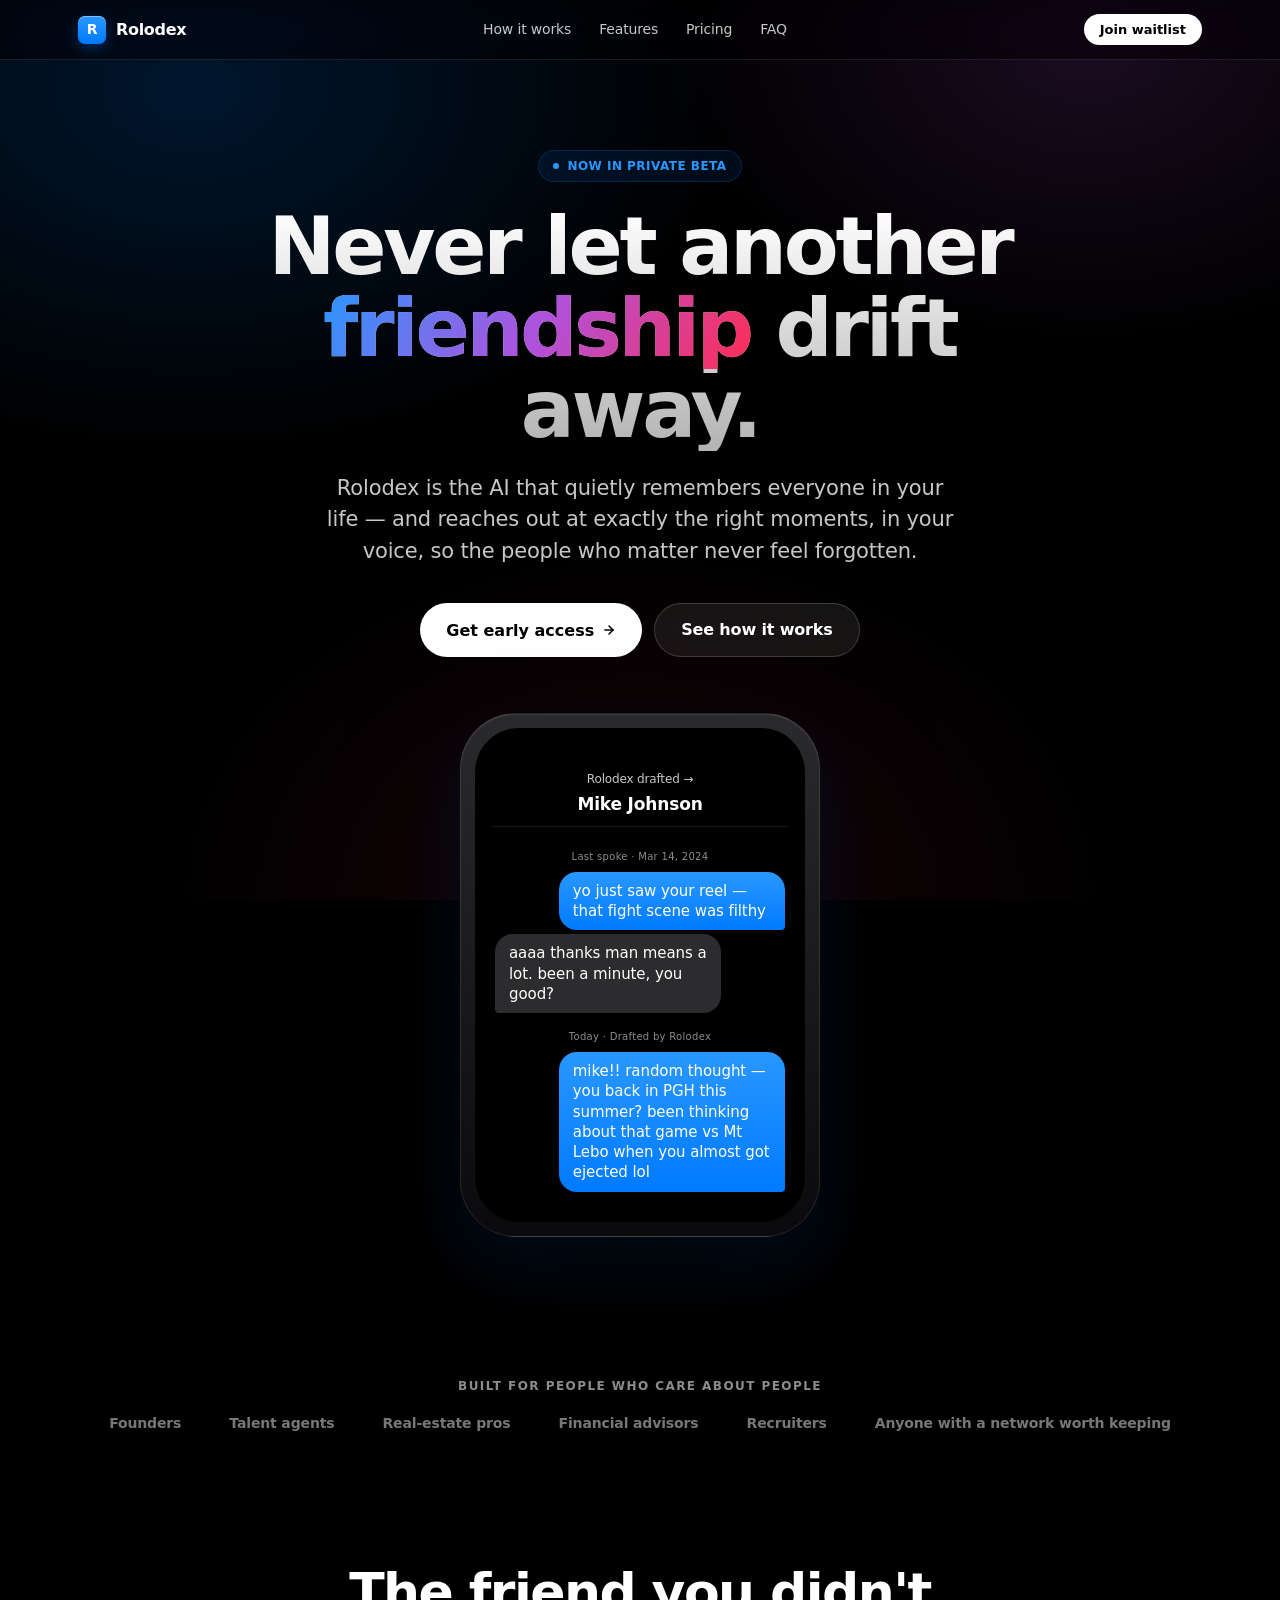
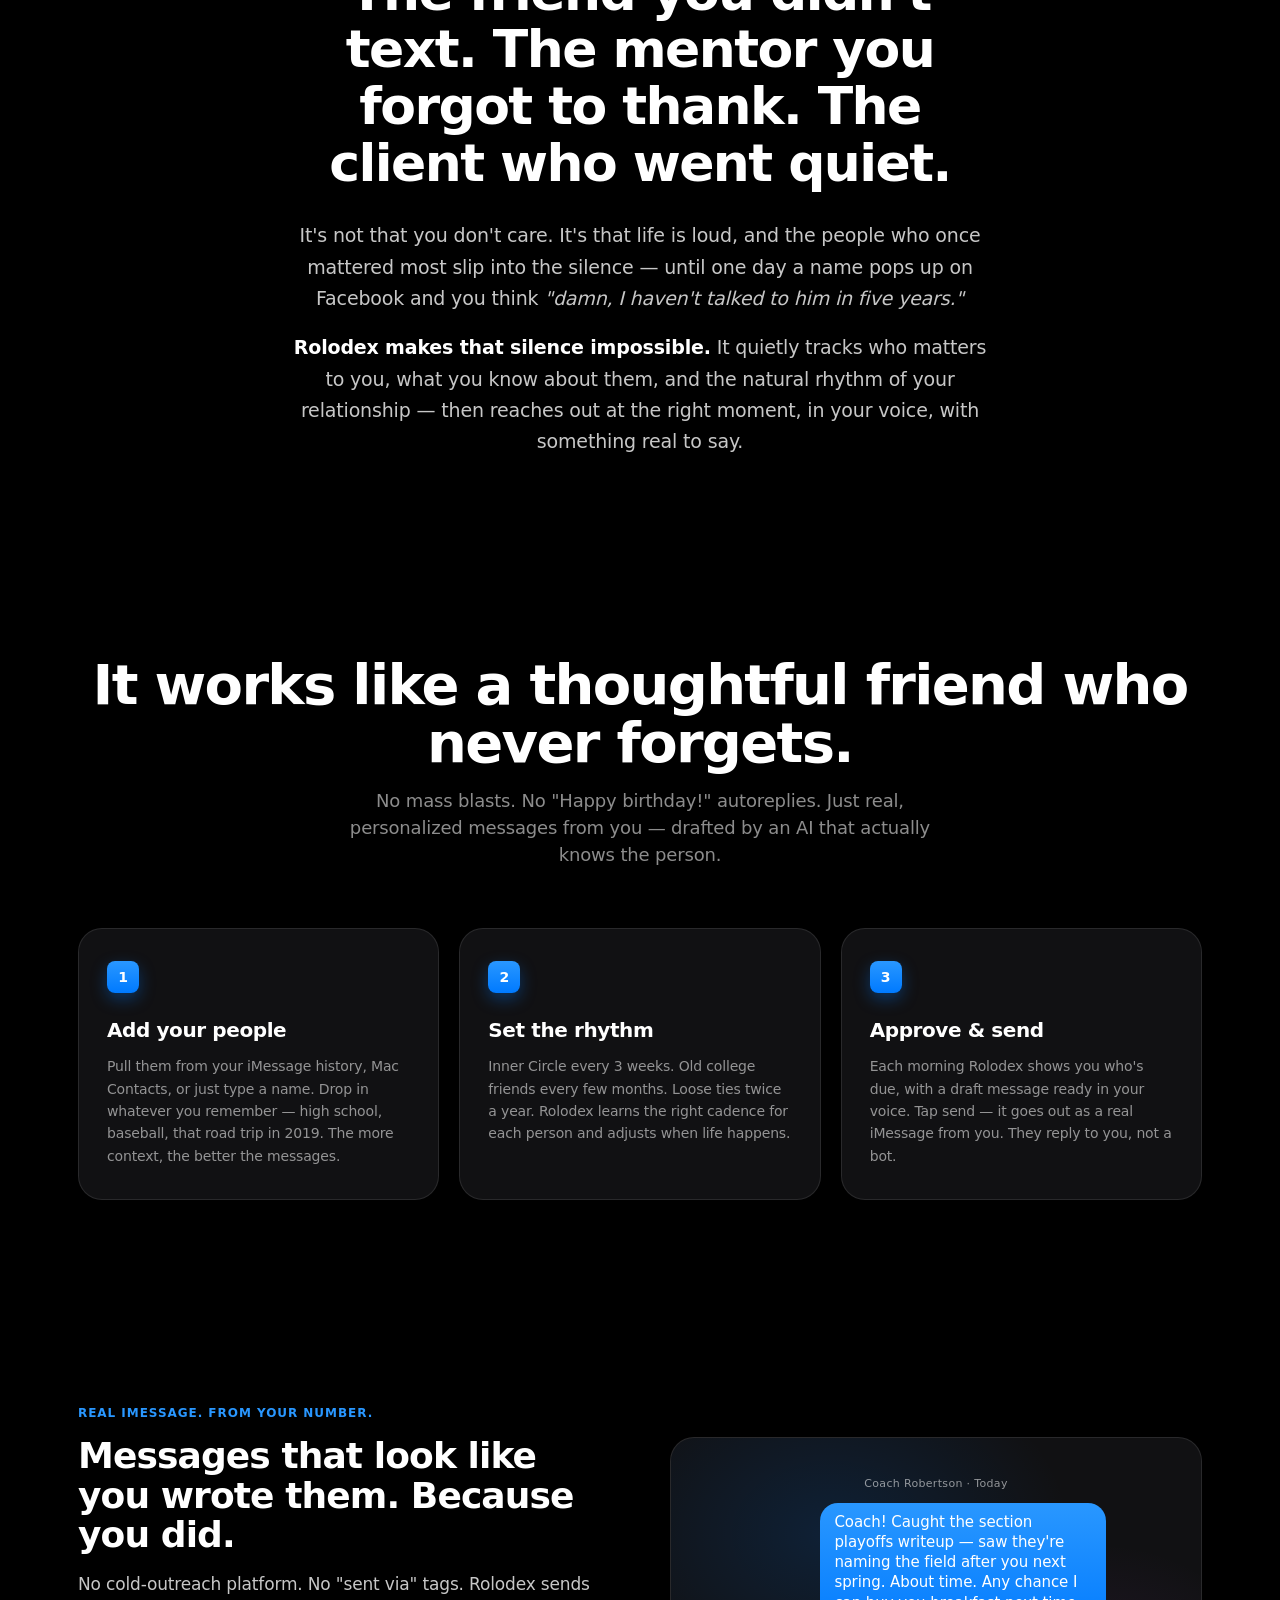
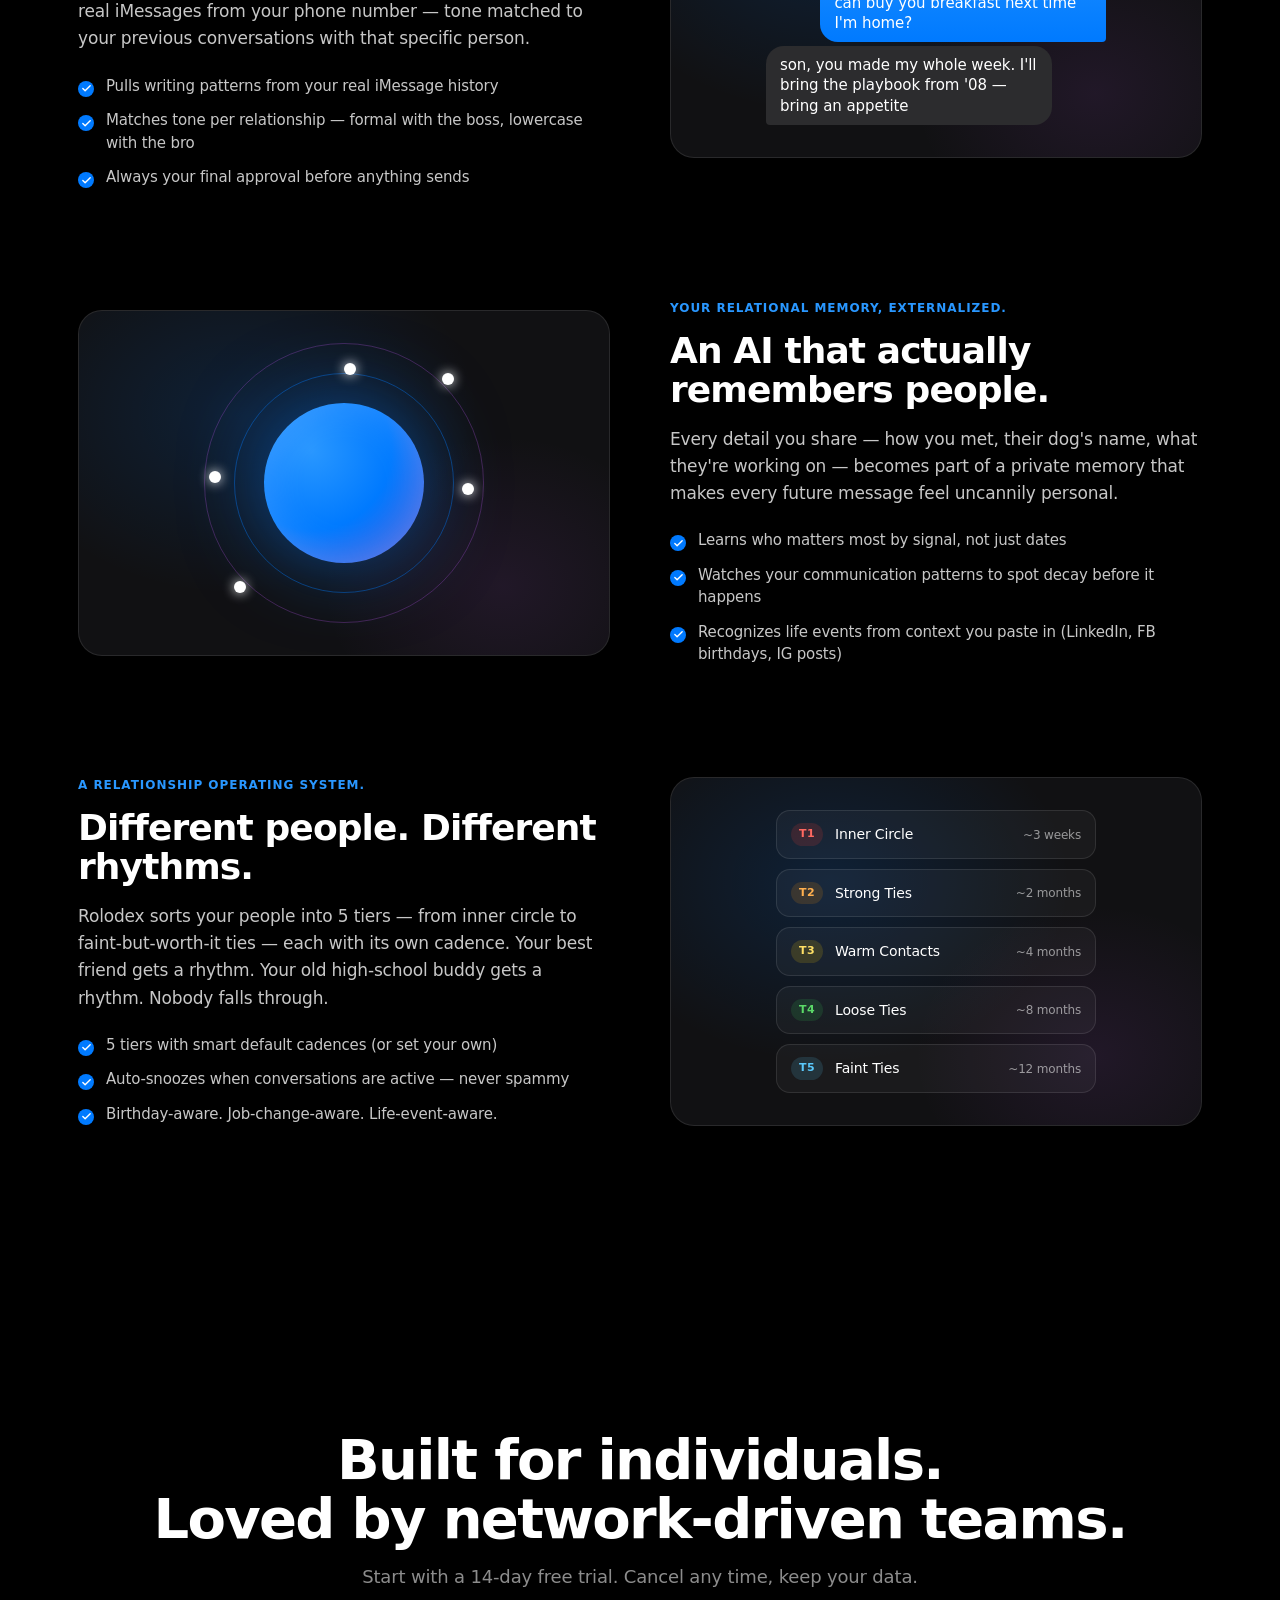
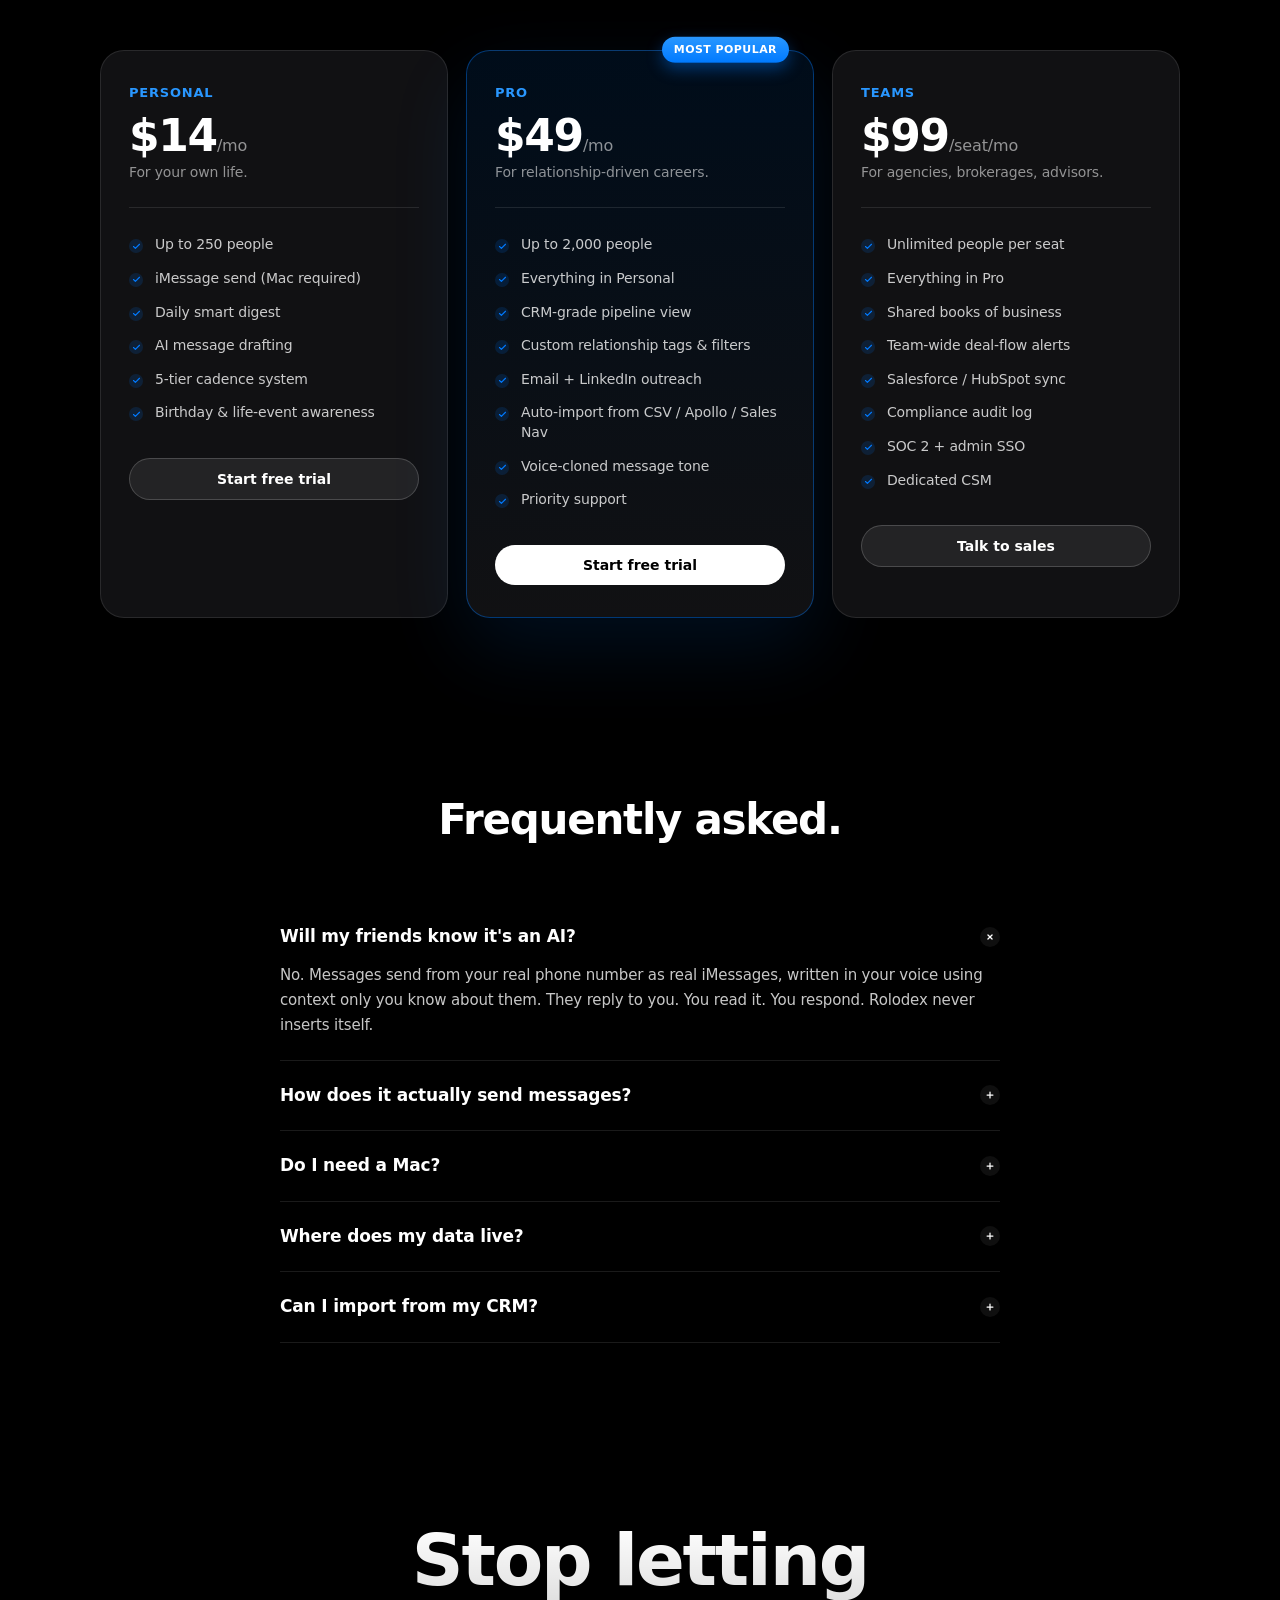
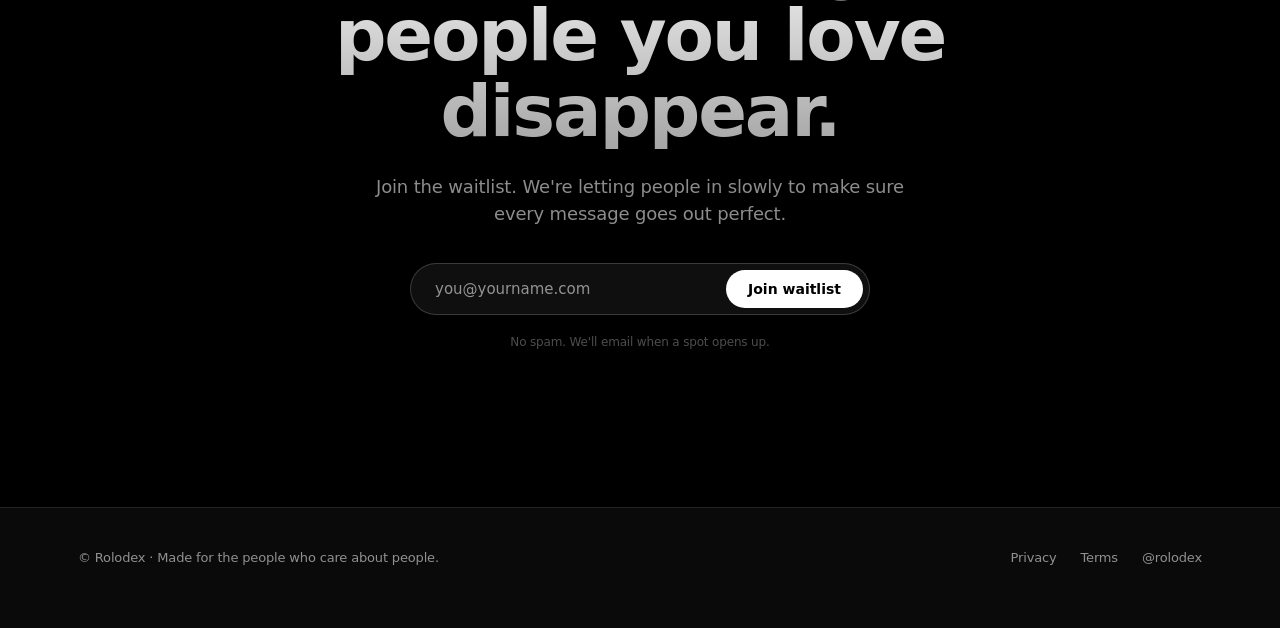
<file: landing.html>
<!DOCTYPE html>
<html lang="en">
<head>
  <meta charset="UTF-8">
  <meta name="viewport" content="width=device-width, initial-scale=1.0">
  <meta name="theme-color" content="#000000">
  <title>Rolodex — Never lose touch again.</title>
  <meta name="description" content="The AI that keeps your people close. Rolodex remembers everyone in your life and reaches out at exactly the right moments — so relationships don't drift away.">
  <style>
    :root {
      --imsg-blue: #007AFF;
      --imsg-blue-light: #2997FF;
      --imsg-bubble-grad: linear-gradient(180deg, #2997FF 0%, #007AFF 100%);
      --bubble-gray: #E9E9EB;
      --bg: #000000;
      --bg-elev: #0a0a0a;
      --bg-card: #111113;
      --text: #ffffff;
      --text-2: rgba(255,255,255,0.78);
      --text-3: rgba(255,255,255,0.55);
      --text-4: rgba(255,255,255,0.30);
      --separator: rgba(255,255,255,0.10);
      --separator-strong: rgba(255,255,255,0.18);
      --accent-purple: #AF52DE;
      --accent-pink: #FF2D55;
      --accent-green: #34C759;
      --accent-orange: #FF9500;

      --ease-out-quint: cubic-bezier(0.22, 1, 0.36, 1);
      --ease-spring: cubic-bezier(0.34, 1.56, 0.64, 1);
    }

    *, *::before, *::after { box-sizing: border-box; margin: 0; padding: 0; }

    html { scroll-behavior: smooth; }

    body {
      font-family: -apple-system, BlinkMacSystemFont, "SF Pro Display", "SF Pro Text", "Helvetica Neue", system-ui, sans-serif;
      background: var(--bg);
      color: var(--text);
      line-height: 1.5;
      letter-spacing: -0.01em;
      -webkit-font-smoothing: antialiased;
      -moz-osx-font-smoothing: grayscale;
      overflow-x: hidden;
    }

    a { color: inherit; text-decoration: none; }
    button { font-family: inherit; cursor: pointer; }

    /* ======= Mesh gradient background ======= */
    body::before {
      content: "";
      position: fixed;
      inset: 0;
      pointer-events: none;
      z-index: 0;
      background:
        radial-gradient(900px 600px at 15% 10%, rgba(0,122,255,0.18), transparent 60%),
        radial-gradient(700px 500px at 85% 5%, rgba(175,82,222,0.15), transparent 60%),
        radial-gradient(800px 600px at 50% 100%, rgba(255,45,85,0.10), transparent 60%);
    }

    /* ======= Nav ======= */
    .nav {
      position: sticky;
      top: 0;
      z-index: 50;
      backdrop-filter: saturate(180%) blur(20px);
      -webkit-backdrop-filter: saturate(180%) blur(20px);
      background: rgba(0,0,0,0.55);
      border-bottom: 1px solid var(--separator);
    }

    .nav-inner {
      max-width: 1180px;
      margin: 0 auto;
      padding: 14px 28px;
      display: flex;
      align-items: center;
      justify-content: space-between;
    }

    .brand {
      display: flex; align-items: center; gap: 10px;
      font-weight: 600;
      letter-spacing: -0.02em;
    }

    .brand-mark {
      width: 28px; height: 28px;
      border-radius: 7px;
      background: var(--imsg-bubble-grad);
      display: grid; place-items: center;
      color: white; font-weight: 700;
      font-size: 14px;
      box-shadow: inset 0 1px 0 rgba(255,255,255,0.4), 0 4px 12px rgba(0,122,255,0.3);
    }

    .nav-links {
      display: flex; gap: 28px;
      font-size: 14px;
      font-weight: 500;
    }
    .nav-links a { color: var(--text-2); transition: color 0.2s; }
    .nav-links a:hover { color: var(--text); }

    .nav-cta {
      background: white;
      color: black;
      padding: 8px 16px;
      border-radius: 980px;
      font-size: 13px;
      font-weight: 600;
      border: none;
      transition: transform 0.15s var(--ease-out-quint);
    }
    .nav-cta:hover { transform: scale(1.04); }

    /* ======= Section base ======= */
    section { position: relative; z-index: 1; }

    .container {
      max-width: 1180px;
      margin: 0 auto;
      padding: 0 28px;
    }

    /* ======= HERO ======= */
    .hero {
      padding: 90px 0 80px;
      text-align: center;
    }

    .eyebrow {
      display: inline-flex;
      align-items: center;
      gap: 8px;
      font-size: 12px;
      font-weight: 600;
      color: var(--imsg-blue-light);
      background: rgba(0,122,255,0.10);
      border: 1px solid rgba(0,122,255,0.22);
      padding: 6px 14px;
      border-radius: 980px;
      letter-spacing: 0.04em;
      text-transform: uppercase;
      margin-bottom: 24px;
    }
    .eyebrow .dot {
      width: 6px; height: 6px;
      border-radius: 50%;
      background: var(--imsg-blue-light);
      box-shadow: 0 0 0 0 rgba(41,151,255,0.6);
      animation: pulseBlue 2s infinite;
    }
    @keyframes pulseBlue {
      0%,100% { box-shadow: 0 0 0 0 rgba(41,151,255,0.6); }
      50% { box-shadow: 0 0 0 6px rgba(41,151,255,0); }
    }

    .hero h1 {
      font-size: clamp(44px, 7vw, 80px);
      font-weight: 700;
      letter-spacing: -0.04em;
      line-height: 1.02;
      max-width: 14ch;
      margin: 0 auto 22px;
      background: linear-gradient(180deg, #ffffff 0%, rgba(255,255,255,0.7) 100%);
      -webkit-background-clip: text;
      background-clip: text;
      -webkit-text-fill-color: transparent;
    }

    .hero .accent {
      background: linear-gradient(120deg, #2997FF 0%, #AF52DE 50%, #FF2D55 100%);
      -webkit-background-clip: text;
      background-clip: text;
      -webkit-text-fill-color: transparent;
      display: inline-block;
    }

    .hero p.lede {
      font-size: clamp(17px, 1.8vw, 21px);
      color: var(--text-2);
      max-width: 640px;
      margin: 0 auto 36px;
      line-height: 1.5;
    }

    .hero-actions {
      display: flex;
      gap: 12px;
      justify-content: center;
      flex-wrap: wrap;
      margin-bottom: 56px;
    }

    .btn-primary-lg {
      background: white;
      color: black;
      padding: 14px 26px;
      border-radius: 980px;
      font-size: 16px;
      font-weight: 600;
      border: none;
      transition: all 0.2s var(--ease-out-quint);
      display: inline-flex;
      align-items: center;
      gap: 8px;
    }
    .btn-primary-lg:hover { transform: translateY(-2px); box-shadow: 0 12px 32px rgba(255,255,255,0.15); }

    .btn-secondary-lg {
      background: rgba(255,255,255,0.08);
      color: white;
      padding: 14px 26px;
      border-radius: 980px;
      font-size: 16px;
      font-weight: 600;
      border: 1px solid var(--separator-strong);
      transition: all 0.2s var(--ease-out-quint);
      display: inline-flex;
      align-items: center;
      gap: 8px;
      backdrop-filter: blur(12px);
    }
    .btn-secondary-lg:hover { background: rgba(255,255,255,0.12); }

    /* ======= Hero phone mockup ======= */
    .phone-wrap {
      position: relative;
      max-width: 360px;
      margin: 0 auto;
      padding: 14px;
      background: linear-gradient(180deg, #2a2a2c, #0a0a0c);
      border-radius: 56px;
      border: 1px solid rgba(255,255,255,0.10);
      box-shadow:
        0 60px 120px rgba(0,0,0,0.6),
        0 30px 60px rgba(0,122,255,0.15),
        inset 0 1px 0 rgba(255,255,255,0.08);
    }

    .phone {
      background: #000;
      border-radius: 44px;
      padding: 28px 16px 20px;
      position: relative;
      overflow: hidden;
    }

    .notch {
      position: absolute;
      top: 8px; left: 50%;
      transform: translateX(-50%);
      width: 110px; height: 28px;
      background: #000;
      border-radius: 980px;
      z-index: 2;
    }

    .phone-header {
      text-align: center;
      padding: 14px 0 8px;
      border-bottom: 1px solid rgba(255,255,255,0.08);
      margin-bottom: 14px;
    }
    .phone-name {
      font-size: 12px;
      color: var(--text-2);
      margin-bottom: 4px;
    }
    .phone-contact {
      font-size: 17px;
      font-weight: 600;
    }

    .phone-bubbles {
      display: flex;
      flex-direction: column;
      gap: 4px;
      padding: 0 4px 10px;
      text-align: left;
    }
    .ph-bubble {
      max-width: 78%;
      padding: 9px 14px;
      border-radius: 18px;
      font-size: 15px;
      line-height: 1.35;
      letter-spacing: -0.005em;
    }
    .ph-bubble.out {
      background: var(--imsg-bubble-grad);
      color: white;
      border-bottom-right-radius: 4px;
      align-self: flex-end;
    }
    .ph-bubble.in {
      background: #2c2c2e;
      color: white;
      border-bottom-left-radius: 4px;
      align-self: flex-start;
    }
    .ph-time {
      font-size: 10px;
      color: var(--text-3);
      text-align: center;
      margin: 8px 0 4px;
      letter-spacing: 0.03em;
    }

    /* ======= Logos / social proof ======= */
    .marquee {
      padding: 60px 0 30px;
      text-align: center;
    }
    .marquee p {
      font-size: 12px;
      color: var(--text-3);
      text-transform: uppercase;
      letter-spacing: 0.12em;
      font-weight: 600;
      margin-bottom: 18px;
    }
    .marquee-row {
      display: flex;
      gap: 48px;
      justify-content: center;
      flex-wrap: wrap;
      opacity: 0.6;
      font-weight: 600;
      font-size: 14px;
      letter-spacing: -0.01em;
    }
    .marquee-row span { color: var(--text-2); }

    /* ======= Story / problem ======= */
    .story {
      padding: 100px 0 80px;
      max-width: 760px;
      margin: 0 auto;
      text-align: center;
    }
    .story h2 {
      font-size: clamp(32px, 4.5vw, 52px);
      font-weight: 700;
      letter-spacing: -0.03em;
      line-height: 1.1;
      margin-bottom: 28px;
    }
    .story p {
      font-size: 19px;
      color: var(--text-2);
      line-height: 1.65;
      margin-bottom: 18px;
    }
    .story p strong {
      color: white;
      font-weight: 600;
    }

    /* ======= How it works ======= */
    .how {
      padding: 100px 0;
    }
    .section-head {
      text-align: center;
      margin-bottom: 60px;
    }
    .section-head h2 {
      font-size: clamp(34px, 5vw, 56px);
      font-weight: 700;
      letter-spacing: -0.03em;
      margin-bottom: 14px;
      line-height: 1.05;
    }
    .section-head p {
      font-size: 18px;
      color: var(--text-3);
      max-width: 640px;
      margin: 0 auto;
    }

    .steps {
      display: grid;
      grid-template-columns: repeat(3, 1fr);
      gap: 20px;
    }

    .step {
      background: var(--bg-card);
      border: 1px solid var(--separator);
      border-radius: 24px;
      padding: 32px 28px;
      transition: all 0.3s var(--ease-out-quint);
    }
    .step:hover {
      transform: translateY(-4px);
      border-color: var(--separator-strong);
      box-shadow: 0 24px 60px rgba(0,0,0,0.4);
    }

    .step-num {
      width: 32px; height: 32px;
      border-radius: 8px;
      background: var(--imsg-bubble-grad);
      display: grid; place-items: center;
      font-weight: 700;
      font-size: 14px;
      margin-bottom: 22px;
      box-shadow: 0 6px 16px rgba(0,122,255,0.35);
    }
    .step h3 {
      font-size: 20px;
      font-weight: 600;
      letter-spacing: -0.02em;
      margin-bottom: 10px;
    }
    .step p {
      font-size: 14px;
      color: var(--text-3);
      line-height: 1.6;
    }

    /* ======= Feature stack ======= */
    .features {
      padding: 100px 0;
    }
    .feature {
      display: grid;
      grid-template-columns: 1fr 1fr;
      gap: 60px;
      align-items: center;
      margin-bottom: 100px;
    }
    .feature.reverse { grid-template-columns: 1fr 1fr; }
    .feature.reverse .feature-text { order: 2; }

    .feature-tag {
      display: inline-block;
      font-size: 12px;
      font-weight: 700;
      color: var(--imsg-blue-light);
      text-transform: uppercase;
      letter-spacing: 0.08em;
      margin-bottom: 14px;
    }
    .feature h3 {
      font-size: 36px;
      font-weight: 700;
      letter-spacing: -0.025em;
      line-height: 1.1;
      margin-bottom: 16px;
    }
    .feature p {
      font-size: 17px;
      color: var(--text-2);
      line-height: 1.6;
      margin-bottom: 16px;
    }
    .feature ul {
      list-style: none;
      padding: 0;
    }
    .feature ul li {
      font-size: 15px;
      color: var(--text-2);
      padding: 6px 0 6px 28px;
      position: relative;
      line-height: 1.5;
    }
    .feature ul li::before {
      content: "";
      position: absolute;
      left: 0; top: 12px;
      width: 16px; height: 16px;
      border-radius: 50%;
      background: var(--imsg-blue);
      background-image: url("data:image/svg+xml,%3Csvg xmlns='http://www.w3.org/2000/svg' viewBox='0 0 24 24' fill='none' stroke='white' stroke-width='3' stroke-linecap='round' stroke-linejoin='round'%3E%3Cpolyline points='20 6 9 17 4 12'/%3E%3C/svg%3E");
      background-size: 11px;
      background-repeat: no-repeat;
      background-position: center;
    }

    .feature-visual {
      background: var(--bg-card);
      border: 1px solid var(--separator);
      border-radius: 24px;
      padding: 32px;
      box-shadow: 0 30px 60px rgba(0,0,0,0.4);
      min-height: 320px;
      display: flex;
      align-items: center;
      justify-content: center;
      position: relative;
      overflow: hidden;
    }

    .feature-visual::before {
      content: "";
      position: absolute;
      inset: 0;
      background:
        radial-gradient(400px 300px at 30% 30%, rgba(0,122,255,0.15), transparent 60%),
        radial-gradient(300px 250px at 80% 80%, rgba(175,82,222,0.10), transparent 60%);
      pointer-events: none;
    }

    /* iMessage demo inside feature visual */
    .imsg-demo {
      position: relative;
      z-index: 1;
      width: 100%;
      max-width: 340px;
      display: flex;
      flex-direction: column;
      gap: 4px;
    }

    .imsg-demo .ts {
      font-size: 11px;
      color: var(--text-3);
      text-align: center;
      margin: 6px 0;
      letter-spacing: 0.03em;
    }
    .imsg-demo .b {
      max-width: 84%;
      padding: 9px 14px;
      border-radius: 18px;
      font-size: 15px;
      line-height: 1.35;
      letter-spacing: -0.005em;
    }
    .imsg-demo .b.out {
      background: var(--imsg-bubble-grad);
      color: white;
      border-bottom-right-radius: 4px;
      align-self: flex-end;
    }
    .imsg-demo .b.in {
      background: #2c2c2e;
      color: white;
      border-bottom-left-radius: 4px;
      align-self: flex-start;
    }

    /* AI brain visualization */
    .brain {
      position: relative;
      width: 280px; height: 280px;
      z-index: 1;
    }
    .brain-orb {
      position: absolute;
      inset: 60px;
      border-radius: 50%;
      background: radial-gradient(circle at 30% 30%, #2997FF, #007AFF 50%, #5856D6 100%);
      box-shadow:
        0 0 80px rgba(0,122,255,0.5),
        inset 0 0 40px rgba(255,255,255,0.2);
      animation: float 6s ease-in-out infinite;
    }
    .brain-ring {
      position: absolute;
      border-radius: 50%;
      border: 1px solid rgba(0,122,255,0.3);
      animation: spin 20s linear infinite;
    }
    .brain-ring.r1 { inset: 30px; border-color: rgba(0,122,255,0.4); }
    .brain-ring.r2 { inset: 0; border-color: rgba(175,82,222,0.3); animation-duration: 30s; animation-direction: reverse; }
    .brain-node {
      position: absolute;
      width: 12px; height: 12px;
      border-radius: 50%;
      background: white;
      box-shadow: 0 0 12px white;
    }
    @keyframes float {
      0%,100% { transform: translateY(0); }
      50% { transform: translateY(-10px); }
    }
    @keyframes spin {
      to { transform: rotate(360deg); }
    }

    /* Tier visualization */
    .tier-stack {
      position: relative;
      z-index: 1;
      width: 100%;
      max-width: 320px;
      display: flex;
      flex-direction: column;
      gap: 10px;
    }
    .tier-row {
      display: flex;
      align-items: center;
      gap: 12px;
      background: rgba(255,255,255,0.04);
      padding: 12px 14px;
      border-radius: 14px;
      border: 1px solid var(--separator);
    }
    .tier-row .pill {
      font-size: 11px;
      font-weight: 700;
      padding: 3px 8px;
      border-radius: 980px;
      letter-spacing: 0.04em;
      flex-shrink: 0;
    }
    .tier-row .name { font-size: 14px; font-weight: 500; flex: 1; }
    .tier-row .freq { font-size: 12px; color: var(--text-3); }

    /* ======= Pricing ======= */
    .pricing {
      padding: 100px 0;
    }

    .price-grid {
      display: grid;
      grid-template-columns: repeat(3, 1fr);
      gap: 18px;
      max-width: 1080px;
      margin: 0 auto;
    }

    .price-card {
      background: var(--bg-card);
      border: 1px solid var(--separator);
      border-radius: 24px;
      padding: 32px 28px;
      transition: all 0.3s var(--ease-out-quint);
      position: relative;
    }
    .price-card:hover {
      transform: translateY(-4px);
      border-color: var(--separator-strong);
    }
    .price-card.featured {
      background: linear-gradient(180deg, rgba(0,122,255,0.10) 0%, var(--bg-card) 100%);
      border-color: rgba(0,122,255,0.40);
      box-shadow: 0 30px 80px rgba(0,122,255,0.12);
    }
    .price-card.featured::before {
      content: "Most popular";
      position: absolute;
      top: -1px; right: 24px;
      transform: translateY(-50%);
      background: var(--imsg-bubble-grad);
      color: white;
      padding: 5px 12px;
      border-radius: 980px;
      font-size: 11px;
      font-weight: 700;
      letter-spacing: 0.04em;
      text-transform: uppercase;
      box-shadow: 0 6px 16px rgba(0,122,255,0.4);
    }

    .price-name {
      font-size: 13px;
      font-weight: 700;
      color: var(--imsg-blue-light);
      letter-spacing: 0.06em;
      text-transform: uppercase;
      margin-bottom: 12px;
    }
    .price-amt {
      font-size: 44px;
      font-weight: 700;
      letter-spacing: -0.03em;
      line-height: 1;
      margin-bottom: 4px;
    }
    .price-amt small {
      font-size: 16px;
      color: var(--text-3);
      font-weight: 500;
      letter-spacing: -0.01em;
    }
    .price-tag {
      font-size: 14px;
      color: var(--text-3);
      margin-bottom: 24px;
    }
    .price-card hr {
      border: none;
      border-top: 1px solid var(--separator);
      margin: 0 0 20px;
    }
    .price-features {
      list-style: none;
      padding: 0;
      margin-bottom: 28px;
    }
    .price-features li {
      font-size: 14px;
      color: var(--text-2);
      padding: 7px 0 7px 26px;
      position: relative;
      line-height: 1.4;
    }
    .price-features li::before {
      content: "";
      position: absolute;
      left: 0; top: 11px;
      width: 14px; height: 14px;
      border-radius: 50%;
      background: rgba(0,122,255,0.15);
      background-image: url("data:image/svg+xml,%3Csvg xmlns='http://www.w3.org/2000/svg' viewBox='0 0 24 24' fill='none' stroke='%23007AFF' stroke-width='3' stroke-linecap='round' stroke-linejoin='round'%3E%3Cpolyline points='20 6 9 17 4 12'/%3E%3C/svg%3E");
      background-size: 9px;
      background-repeat: no-repeat;
      background-position: center;
    }

    .price-cta {
      width: 100%;
      padding: 12px;
      border-radius: 980px;
      font-weight: 600;
      font-size: 14px;
      border: none;
      transition: transform 0.15s var(--ease-out-quint);
    }
    .price-cta.primary {
      background: white;
      color: black;
    }
    .price-cta.secondary {
      background: rgba(255,255,255,0.08);
      color: white;
      border: 1px solid var(--separator-strong);
    }
    .price-cta:hover { transform: translateY(-1px); }

    /* ======= FAQ ======= */
    .faq {
      padding: 80px 0;
      max-width: 720px;
      margin: 0 auto;
    }
    .faq-item {
      border-bottom: 1px solid var(--separator);
      padding: 22px 0;
    }
    .faq-q {
      display: flex;
      justify-content: space-between;
      align-items: center;
      font-size: 17px;
      font-weight: 600;
      cursor: pointer;
      letter-spacing: -0.01em;
      transition: color 0.2s;
    }
    .faq-q:hover { color: var(--imsg-blue-light); }
    .faq-q .arrow {
      width: 20px; height: 20px;
      border-radius: 50%;
      background: rgba(255,255,255,0.06);
      display: grid; place-items: center;
      transition: transform 0.3s;
      flex-shrink: 0;
    }
    .faq-item.open .arrow { transform: rotate(45deg); }
    .faq-a {
      max-height: 0;
      overflow: hidden;
      transition: max-height 0.4s var(--ease-out-quint);
    }
    .faq-a-inner {
      padding-top: 14px;
      font-size: 15px;
      color: var(--text-2);
      line-height: 1.65;
    }
    .faq-item.open .faq-a { max-height: 320px; }

    /* ======= Final CTA ======= */
    .final-cta {
      padding: 100px 0 120px;
      text-align: center;
    }
    .final-cta h2 {
      font-size: clamp(40px, 6vw, 72px);
      font-weight: 700;
      letter-spacing: -0.03em;
      line-height: 1.05;
      max-width: 14ch;
      margin: 0 auto 24px;
      background: linear-gradient(180deg, #ffffff 0%, rgba(255,255,255,0.65) 100%);
      -webkit-background-clip: text;
      background-clip: text;
      -webkit-text-fill-color: transparent;
    }
    .final-cta p {
      font-size: 18px;
      color: var(--text-3);
      max-width: 560px;
      margin: 0 auto 36px;
    }

    /* Waitlist input */
    .waitlist {
      display: flex;
      gap: 8px;
      max-width: 460px;
      margin: 0 auto;
      background: rgba(255,255,255,0.06);
      padding: 6px;
      border-radius: 980px;
      border: 1px solid var(--separator-strong);
      backdrop-filter: blur(10px);
    }
    .waitlist input {
      flex: 1;
      border: none;
      outline: none;
      background: transparent;
      color: white;
      padding: 10px 18px;
      font-size: 15px;
      font-family: inherit;
    }
    .waitlist input::placeholder { color: var(--text-3); }
    .waitlist button {
      background: white;
      color: black;
      border: none;
      padding: 10px 22px;
      border-radius: 980px;
      font-weight: 600;
      font-size: 14px;
      transition: transform 0.15s;
    }
    .waitlist button:hover { transform: scale(1.04); }

    /* ======= Footer ======= */
    footer {
      border-top: 1px solid var(--separator);
      padding: 40px 0 60px;
      background: var(--bg-elev);
    }
    .footer-inner {
      max-width: 1180px;
      margin: 0 auto;
      padding: 0 28px;
      display: flex;
      justify-content: space-between;
      align-items: center;
      flex-wrap: wrap;
      gap: 18px;
      font-size: 13px;
      color: var(--text-3);
    }

    /* ======= Responsive ======= */
    @media (max-width: 900px) {
      .steps { grid-template-columns: 1fr; }
      .feature, .feature.reverse { grid-template-columns: 1fr; gap: 30px; }
      .feature.reverse .feature-text { order: 0; }
      .price-grid { grid-template-columns: 1fr; max-width: 380px; }
      .nav-links { display: none; }
      .hero { padding: 60px 0 50px; }
    }
  </style>
</head>
<body>
  <!-- ====== NAV ====== -->
  <nav class="nav">
    <div class="nav-inner">
      <a href="#" class="brand">
        <div class="brand-mark">R</div>
        <span>Rolodex</span>
      </a>
      <div class="nav-links">
        <a href="#how">How it works</a>
        <a href="#features">Features</a>
        <a href="#pricing">Pricing</a>
        <a href="#faq">FAQ</a>
      </div>
      <button class="nav-cta" onclick="document.getElementById('waitlist-input').focus()">Join waitlist</button>
    </div>
  </nav>

  <!-- ====== HERO ====== -->
  <section class="hero">
    <div class="container">
      <div class="eyebrow"><span class="dot"></span>Now in Private Beta</div>
      <h1>Never let another <span class="accent">friendship</span> drift away.</h1>
      <p class="lede">Rolodex is the AI that quietly remembers everyone in your life — and reaches out at exactly the right moments, in your voice, so the people who matter never feel forgotten.</p>
      <div class="hero-actions">
        <button class="btn-primary-lg" onclick="document.getElementById('waitlist-input').focus()">
          Get early access
          <svg width="14" height="14" viewBox="0 0 24 24" fill="none" stroke="currentColor" stroke-width="2.5" stroke-linecap="round" stroke-linejoin="round"><line x1="5" y1="12" x2="19" y2="12"/><polyline points="12 5 19 12 12 19"/></svg>
        </button>
        <a href="#how" class="btn-secondary-lg">
          See how it works
        </a>
      </div>

      <!-- Phone mockup -->
      <div class="phone-wrap">
        <div class="phone">
          <div class="notch"></div>
          <div class="phone-header">
            <div class="phone-name">Rolodex drafted →</div>
            <div class="phone-contact">Mike Johnson</div>
          </div>
          <div class="phone-bubbles">
            <div class="ph-time">Last spoke · Mar 14, 2024</div>
            <div class="ph-bubble out">yo just saw your reel — that fight scene was filthy</div>
            <div class="ph-bubble in">aaaa thanks man means a lot. been a minute, you good?</div>
            <div class="ph-time" style="margin-top: 12px">Today · Drafted by Rolodex</div>
            <div class="ph-bubble out">mike!! random thought — you back in PGH this summer? been thinking about that game vs Mt Lebo when you almost got ejected lol</div>
          </div>
        </div>
      </div>
    </div>
  </section>

  <!-- ====== Marquee / proof ====== -->
  <section class="marquee">
    <div class="container">
      <p>Built for people who care about people</p>
      <div class="marquee-row">
        <span>Founders</span>
        <span>Talent agents</span>
        <span>Real-estate pros</span>
        <span>Financial advisors</span>
        <span>Recruiters</span>
        <span>Anyone with a network worth keeping</span>
      </div>
    </div>
  </section>

  <!-- ====== STORY ====== -->
  <section class="story">
    <div class="container">
      <h2>The friend you didn't text. The mentor you forgot to thank. The client who went quiet.</h2>
      <p>It's not that you don't care. It's that life is loud, and the people who once mattered most slip into the silence — until one day a name pops up on Facebook and you think <em>"damn, I haven't talked to him in five years."</em></p>
      <p><strong>Rolodex makes that silence impossible.</strong> It quietly tracks who matters to you, what you know about them, and the natural rhythm of your relationship — then reaches out at the right moment, in your voice, with something real to say.</p>
    </div>
  </section>

  <!-- ====== HOW IT WORKS ====== -->
  <section id="how" class="how">
    <div class="container">
      <div class="section-head">
        <h2>It works like a thoughtful friend who never forgets.</h2>
        <p>No mass blasts. No "Happy birthday!" autoreplies. Just real, personalized messages from you — drafted by an AI that actually knows the person.</p>
      </div>
      <div class="steps">
        <div class="step">
          <div class="step-num">1</div>
          <h3>Add your people</h3>
          <p>Pull them from your iMessage history, Mac Contacts, or just type a name. Drop in whatever you remember — high school, baseball, that road trip in 2019. The more context, the better the messages.</p>
        </div>
        <div class="step">
          <div class="step-num">2</div>
          <h3>Set the rhythm</h3>
          <p>Inner Circle every 3 weeks. Old college friends every few months. Loose ties twice a year. Rolodex learns the right cadence for each person and adjusts when life happens.</p>
        </div>
        <div class="step">
          <div class="step-num">3</div>
          <h3>Approve & send</h3>
          <p>Each morning Rolodex shows you who's due, with a draft message ready in your voice. Tap send — it goes out as a real iMessage from you. They reply to you, not a bot.</p>
        </div>
      </div>
    </div>
  </section>

  <!-- ====== FEATURES ====== -->
  <section id="features" class="features">
    <div class="container">

      <!-- Feature 1 — iMessage native -->
      <div class="feature">
        <div class="feature-text">
          <span class="feature-tag">Real iMessage. From your number.</span>
          <h3>Messages that look like you wrote them. Because you did.</h3>
          <p>No cold-outreach platform. No "sent via" tags. Rolodex sends real iMessages from your phone number — tone matched to your previous conversations with that specific person.</p>
          <ul>
            <li>Pulls writing patterns from your real iMessage history</li>
            <li>Matches tone per relationship — formal with the boss, lowercase with the bro</li>
            <li>Always your final approval before anything sends</li>
          </ul>
        </div>
        <div class="feature-visual">
          <div class="imsg-demo">
            <div class="ts">Coach Robertson · Today</div>
            <div class="b out">Coach! Caught the section playoffs writeup — saw they're naming the field after you next spring. About time. Any chance I can buy you breakfast next time I'm home?</div>
            <div class="b in">son, you made my whole week. I'll bring the playbook from '08 — bring an appetite</div>
          </div>
        </div>
      </div>

      <!-- Feature 2 — AI brain -->
      <div class="feature reverse">
        <div class="feature-text">
          <span class="feature-tag">Your relational memory, externalized.</span>
          <h3>An AI that actually remembers people.</h3>
          <p>Every detail you share — how you met, their dog's name, what they're working on — becomes part of a private memory that makes every future message feel uncannily personal.</p>
          <ul>
            <li>Learns who matters most by signal, not just dates</li>
            <li>Watches your communication patterns to spot decay before it happens</li>
            <li>Recognizes life events from context you paste in (LinkedIn, FB birthdays, IG posts)</li>
          </ul>
        </div>
        <div class="feature-visual">
          <div class="brain">
            <div class="brain-ring r1"></div>
            <div class="brain-ring r2"></div>
            <div class="brain-orb"></div>
            <div class="brain-node" style="top: 20px; left: 50%;"></div>
            <div class="brain-node" style="top: 50%; right: 10px;"></div>
            <div class="brain-node" style="bottom: 30px; left: 30px;"></div>
            <div class="brain-node" style="bottom: 50%; left: 5px;"></div>
            <div class="brain-node" style="top: 30px; right: 30px;"></div>
          </div>
        </div>
      </div>

      <!-- Feature 3 — Tier system -->
      <div class="feature">
        <div class="feature-text">
          <span class="feature-tag">A relationship operating system.</span>
          <h3>Different people. Different rhythms.</h3>
          <p>Rolodex sorts your people into 5 tiers — from inner circle to faint-but-worth-it ties — each with its own cadence. Your best friend gets a rhythm. Your old high-school buddy gets a rhythm. Nobody falls through.</p>
          <ul>
            <li>5 tiers with smart default cadences (or set your own)</li>
            <li>Auto-snoozes when conversations are active — never spammy</li>
            <li>Birthday-aware. Job-change-aware. Life-event-aware.</li>
          </ul>
        </div>
        <div class="feature-visual">
          <div class="tier-stack">
            <div class="tier-row"><span class="pill" style="background:rgba(255,59,48,0.15);color:#FF6961">T1</span><span class="name">Inner Circle</span><span class="freq">~3 weeks</span></div>
            <div class="tier-row"><span class="pill" style="background:rgba(255,149,0,0.15);color:#FFB04F">T2</span><span class="name">Strong Ties</span><span class="freq">~2 months</span></div>
            <div class="tier-row"><span class="pill" style="background:rgba(255,204,0,0.15);color:#FFE066">T3</span><span class="name">Warm Contacts</span><span class="freq">~4 months</span></div>
            <div class="tier-row"><span class="pill" style="background:rgba(52,199,89,0.15);color:#5BD968">T4</span><span class="name">Loose Ties</span><span class="freq">~8 months</span></div>
            <div class="tier-row"><span class="pill" style="background:rgba(90,200,250,0.15);color:#5AC8FA">T5</span><span class="name">Faint Ties</span><span class="freq">~12 months</span></div>
          </div>
        </div>
      </div>

    </div>
  </section>

  <!-- ====== PRICING ====== -->
  <section id="pricing" class="pricing">
    <div class="container">
      <div class="section-head">
        <h2>Built for individuals.<br>Loved by network-driven teams.</h2>
        <p>Start with a 14-day free trial. Cancel any time, keep your data.</p>
      </div>
      <div class="price-grid">

        <div class="price-card">
          <div class="price-name">Personal</div>
          <div class="price-amt">$14<small>/mo</small></div>
          <div class="price-tag">For your own life.</div>
          <hr>
          <ul class="price-features">
            <li>Up to 250 people</li>
            <li>iMessage send (Mac required)</li>
            <li>Daily smart digest</li>
            <li>AI message drafting</li>
            <li>5-tier cadence system</li>
            <li>Birthday & life-event awareness</li>
          </ul>
          <button class="price-cta secondary">Start free trial</button>
        </div>

        <div class="price-card featured">
          <div class="price-name">Pro</div>
          <div class="price-amt">$49<small>/mo</small></div>
          <div class="price-tag">For relationship-driven careers.</div>
          <hr>
          <ul class="price-features">
            <li>Up to 2,000 people</li>
            <li>Everything in Personal</li>
            <li>CRM-grade pipeline view</li>
            <li>Custom relationship tags & filters</li>
            <li>Email + LinkedIn outreach</li>
            <li>Auto-import from CSV / Apollo / Sales Nav</li>
            <li>Voice-cloned message tone</li>
            <li>Priority support</li>
          </ul>
          <button class="price-cta primary">Start free trial</button>
        </div>

        <div class="price-card">
          <div class="price-name">Teams</div>
          <div class="price-amt">$99<small>/seat/mo</small></div>
          <div class="price-tag">For agencies, brokerages, advisors.</div>
          <hr>
          <ul class="price-features">
            <li>Unlimited people per seat</li>
            <li>Everything in Pro</li>
            <li>Shared books of business</li>
            <li>Team-wide deal-flow alerts</li>
            <li>Salesforce / HubSpot sync</li>
            <li>Compliance audit log</li>
            <li>SOC 2 + admin SSO</li>
            <li>Dedicated CSM</li>
          </ul>
          <button class="price-cta secondary">Talk to sales</button>
        </div>

      </div>
    </div>
  </section>

  <!-- ====== FAQ ====== -->
  <section id="faq" class="faq">
    <div class="section-head">
      <h2 style="font-size: clamp(28px,4vw,42px);">Frequently asked.</h2>
    </div>
    <div class="faq-item" onclick="this.classList.toggle('open')">
      <div class="faq-q">Will my friends know it's an AI? <div class="arrow"><svg width="10" height="10" viewBox="0 0 24 24" fill="none" stroke="currentColor" stroke-width="3" stroke-linecap="round" stroke-linejoin="round"><line x1="12" y1="5" x2="12" y2="19"/><line x1="5" y1="12" x2="19" y2="12"/></svg></div></div>
      <div class="faq-a"><div class="faq-a-inner">No. Messages send from your real phone number as real iMessages, written in your voice using context only you know about them. They reply to you. You read it. You respond. Rolodex never inserts itself.</div></div>
    </div>
    <div class="faq-item" onclick="this.classList.toggle('open')">
      <div class="faq-q">How does it actually send messages? <div class="arrow"><svg width="10" height="10" viewBox="0 0 24 24" fill="none" stroke="currentColor" stroke-width="3" stroke-linecap="round" stroke-linejoin="round"><line x1="12" y1="5" x2="12" y2="19"/><line x1="5" y1="12" x2="19" y2="12"/></svg></div></div>
      <div class="faq-a"><div class="faq-a-inner">Rolodex runs as a Mac app and uses Apple's Messages framework to send iMessages from your number — the same way Messages.app does it. You approve every message before it goes out. Messages sync to your iPhone via iCloud automatically.</div></div>
    </div>
    <div class="faq-item" onclick="this.classList.toggle('open')">
      <div class="faq-q">Do I need a Mac? <div class="arrow"><svg width="10" height="10" viewBox="0 0 24 24" fill="none" stroke="currentColor" stroke-width="3" stroke-linecap="round" stroke-linejoin="round"><line x1="12" y1="5" x2="12" y2="19"/><line x1="5" y1="12" x2="19" y2="12"/></svg></div></div>
      <div class="faq-a"><div class="faq-a-inner">For full iMessage send: yes. iOS doesn't allow third-party apps to send SMS or iMessage in the background — that's an Apple restriction we can't work around. Pro and Teams plans include email and LinkedIn outreach for non-Mac users.</div></div>
    </div>
    <div class="faq-item" onclick="this.classList.toggle('open')">
      <div class="faq-q">Where does my data live? <div class="arrow"><svg width="10" height="10" viewBox="0 0 24 24" fill="none" stroke="currentColor" stroke-width="3" stroke-linecap="round" stroke-linejoin="round"><line x1="12" y1="5" x2="12" y2="19"/><line x1="5" y1="12" x2="19" y2="12"/></svg></div></div>
      <div class="faq-a"><div class="faq-a-inner">Locally on your Mac, encrypted at rest. Cloud sync is opt-in (end-to-end encrypted). Your contact list is never shared, sold, or used to train models. SOC 2 audited.</div></div>
    </div>
    <div class="faq-item" onclick="this.classList.toggle('open')">
      <div class="faq-q">Can I import from my CRM? <div class="arrow"><svg width="10" height="10" viewBox="0 0 24 24" fill="none" stroke="currentColor" stroke-width="3" stroke-linecap="round" stroke-linejoin="round"><line x1="12" y1="5" x2="12" y2="19"/><line x1="5" y1="12" x2="19" y2="12"/></svg></div></div>
      <div class="faq-a"><div class="faq-a-inner">Yes. Pro supports CSV import and direct sync with HubSpot, Salesforce, Apollo, and Sales Navigator. Teams plan adds bidirectional sync.</div></div>
    </div>
  </section>

  <!-- ====== FINAL CTA ====== -->
  <section class="final-cta">
    <div class="container">
      <h2>Stop letting people you love disappear.</h2>
      <p>Join the waitlist. We're letting people in slowly to make sure every message goes out perfect.</p>
      <form class="waitlist" onsubmit="event.preventDefault(); submitWait()">
        <input type="email" placeholder="you@yourname.com" id="waitlist-input" required>
        <button type="submit">Join waitlist</button>
      </form>
      <p style="font-size: 12px; color: var(--text-4); margin-top: 18px;">No spam. We'll email when a spot opens up.</p>
    </div>
  </section>

  <footer>
    <div class="footer-inner">
      <div>© Rolodex · Made for the people who care about people.</div>
      <div style="display: flex; gap: 24px;">
        <a href="#" style="color: var(--text-3);">Privacy</a>
        <a href="#" style="color: var(--text-3);">Terms</a>
        <a href="#" style="color: var(--text-3);">@rolodex</a>
      </div>
    </div>
  </footer>

  <script>
    function submitWait() {
      const inp = document.getElementById('waitlist-input');
      if (!inp.value.includes('@')) return;
      const form = inp.closest('form');
      form.innerHTML = '<div style="color: #34C759; font-weight: 600; padding: 10px 18px;">✓ You\'re in. We\'ll email you soon.</div>';
    }

    // open first FAQ on load
    document.querySelector('.faq-item')?.classList.add('open');
  </script>
</body>
</html>
</file>
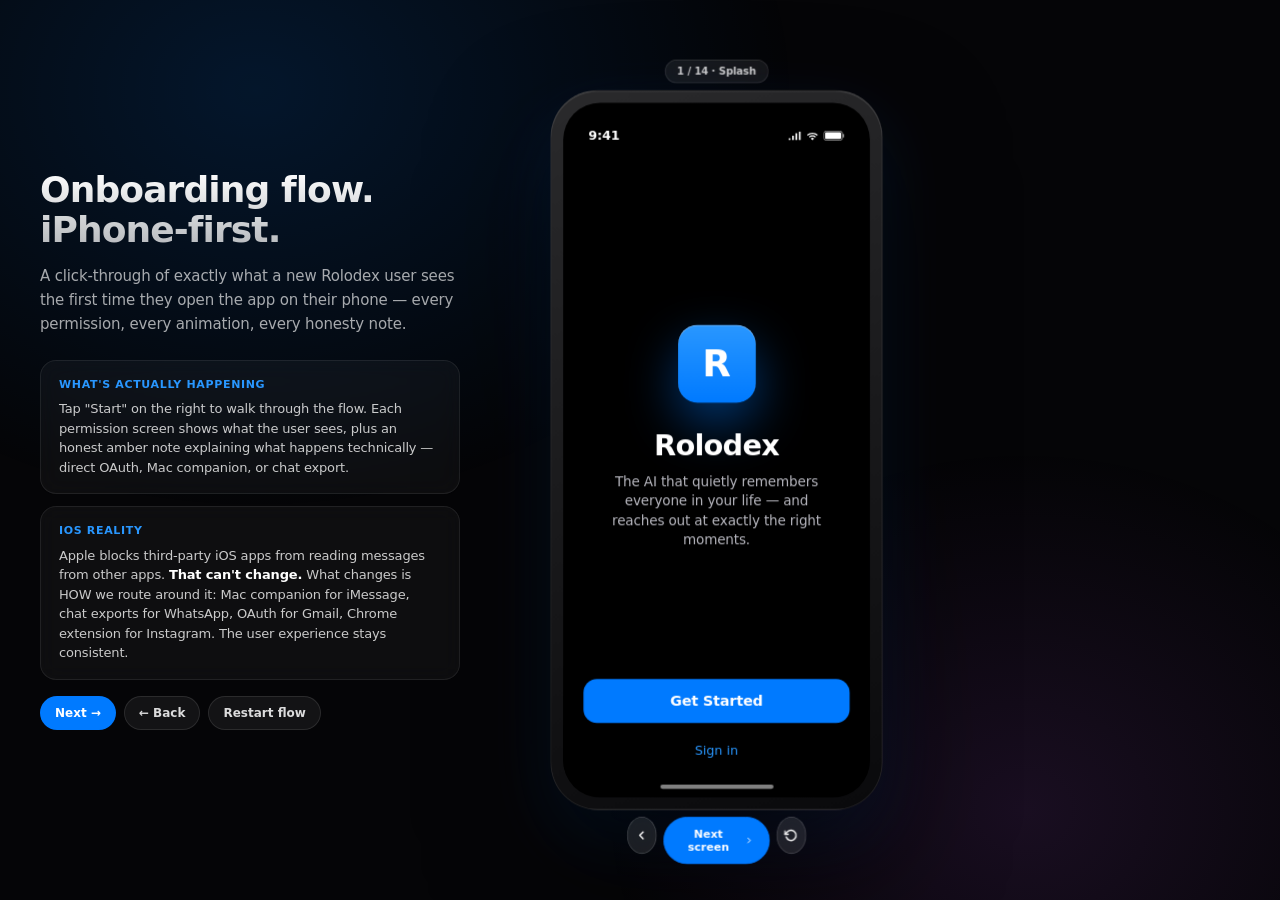
<file: mobile-app.html>
<!DOCTYPE html>
<html lang="en">
<head>
  <meta charset="UTF-8">
  <meta name="viewport" content="width=device-width, initial-scale=1.0">
  <title>Rolodex — iPhone</title>
  <style>
    /* ============================================
       ROLODEX — iPhone onboarding mockup
       Native iOS feel · interactive screen flow
       ============================================ */
    :root {
      --imsg-blue: #007AFF;
      --imsg-blue-light: #2997FF;
      --imsg-blue-grad: linear-gradient(180deg, #2997FF 0%, #007AFF 100%);
      --green: #34C759;
      --orange: #FF9500;
      --red: #FF3B30;
      --purple: #AF52DE;
      --pink: #FF2D55;
      --teal: #5AC8FA;

      --label-d: #fff;
      --label-d-2: rgba(235,235,245,0.78);
      --label-d-3: rgba(235,235,245,0.55);
      --label-d-4: rgba(235,235,245,0.30);
      --bg-d: #000;
      --bg-d-elev: #1c1c1e;
      --bg-d-elev-2: #2c2c2e;
      --separator-d: rgba(255,255,255,0.10);

      --ease-out-quint: cubic-bezier(0.22, 1, 0.36, 1);
      --ease-spring: cubic-bezier(0.34, 1.56, 0.64, 1);
    }

    *, *::before, *::after { box-sizing: border-box; margin: 0; padding: 0; }
    html, body { height: 100%; }
    body {
      font-family: -apple-system, BlinkMacSystemFont, "SF Pro Display", "SF Pro Text", system-ui, sans-serif;
      background: #050507;
      color: white;
      min-height: 100vh;
      letter-spacing: -0.01em;
      -webkit-font-smoothing: antialiased;
      display: flex;
      align-items: center;
      justify-content: center;
      padding: 24px 20px;
      overflow-x: hidden;
    }
    /* responsive phone scaling — keeps full phone visible in any viewport */
    .phone-stage {
      transform: scale(var(--phone-scale, 1));
      transform-origin: center center;
    }
    body::before {
      content: "";
      position: fixed; inset: 0;
      background:
        radial-gradient(900px 700px at 20% 10%, rgba(0,122,255,0.15), transparent 60%),
        radial-gradient(700px 600px at 80% 90%, rgba(175,82,222,0.12), transparent 60%);
      pointer-events: none;
      z-index: 0;
    }
    button { font-family: inherit; cursor: pointer; }

    /* ============= LAYOUT ============= */
    .stage {
      position: relative;
      z-index: 1;
      display: flex;
      gap: 60px;
      align-items: center;
      max-width: 1200px;
      width: 100%;
    }

    .info {
      flex: 1;
      max-width: 420px;
    }
    .info h1 {
      font-size: 36px;
      font-weight: 700;
      letter-spacing: -0.025em;
      line-height: 1.1;
      margin-bottom: 14px;
      background: linear-gradient(180deg, #fff 0%, rgba(255,255,255,0.7) 100%);
      -webkit-background-clip: text;
      background-clip: text;
      -webkit-text-fill-color: transparent;
    }
    .info .subtitle {
      font-size: 15px;
      color: rgba(255,255,255,0.65);
      line-height: 1.6;
      margin-bottom: 24px;
    }
    .info-card {
      background: rgba(255,255,255,0.04);
      border: 1px solid rgba(255,255,255,0.08);
      border-radius: 16px;
      padding: 16px 18px;
      margin-bottom: 12px;
      font-size: 13px;
      color: rgba(255,255,255,0.78);
      line-height: 1.5;
      backdrop-filter: blur(10px);
    }
    .info-card .key {
      font-size: 11px;
      color: var(--imsg-blue-light);
      font-weight: 700;
      text-transform: uppercase;
      letter-spacing: 0.06em;
      margin-bottom: 6px;
    }
    .info-card strong { color: white; font-weight: 600; }

    /* ============= IPHONE FRAME ============= */
    .phone-stage {
      flex-shrink: 0;
      perspective: 1500px;
      position: relative;
    }

    /* tap zones for navigation */
    .tap-zone {
      position: absolute;
      top: 50px;
      bottom: 50px;
      width: 30%;
      cursor: pointer;
      z-index: 60;
      display: flex;
      align-items: center;
      opacity: 0;
      transition: opacity 0.2s;
    }
    .tap-zone:hover { opacity: 1; }
    .tap-zone.left { left: 14px; justify-content: flex-start; padding-left: 14px; }
    .tap-zone.right { right: 14px; justify-content: flex-end; padding-right: 14px; }
    .tap-arrow {
      width: 44px; height: 44px;
      border-radius: 50%;
      background: rgba(0,0,0,0.55);
      backdrop-filter: blur(12px);
      border: 1px solid rgba(255,255,255,0.20);
      display: grid; place-items: center;
      color: white;
    }

    /* page counter pill */
    .page-counter {
      position: absolute;
      top: -36px;
      left: 50%;
      transform: translateX(-50%);
      padding: 6px 14px;
      background: rgba(255,255,255,0.08);
      border: 1px solid rgba(255,255,255,0.14);
      border-radius: 999px;
      font-size: 12px;
      font-weight: 600;
      color: rgba(255,255,255,0.85);
      backdrop-filter: blur(12px);
      white-space: nowrap;
    }

    /* floating nav arrows on phone sides — always visible alternative */
    .floating-nav {
      position: absolute;
      bottom: -64px;
      left: 50%;
      transform: translateX(-50%);
      display: flex;
      gap: 8px;
      z-index: 70;
    }
    .fnav-btn {
      width: 44px; height: 44px;
      border-radius: 50%;
      background: rgba(255,255,255,0.10);
      border: 1px solid rgba(255,255,255,0.18);
      color: white;
      display: grid; place-items: center;
      cursor: pointer;
      transition: all 0.15s;
      backdrop-filter: blur(12px);
    }
    .fnav-btn:hover { background: rgba(255,255,255,0.18); transform: translateY(-1px); }
    .fnav-btn.primary { background: var(--imsg-blue); border-color: var(--imsg-blue); }
    .fnav-btn.primary:hover { background: #2997FF; }
    .fnav-pill {
      padding: 12px 18px;
      border-radius: 999px;
      background: rgba(255,255,255,0.10);
      border: 1px solid rgba(255,255,255,0.18);
      color: white;
      font-size: 13px;
      font-weight: 600;
      display: inline-flex;
      align-items: center;
      gap: 8px;
      cursor: pointer;
      transition: all 0.15s;
      backdrop-filter: blur(12px);
    }
    .fnav-pill:hover { background: rgba(255,255,255,0.18); }
    .fnav-pill.primary { background: var(--imsg-blue); border-color: var(--imsg-blue); }
    .phone-frame {
      width: 393px;
      height: 852px;
      padding: 14px;
      background: linear-gradient(160deg, #2a2a2c 0%, #0a0a0c 100%);
      border-radius: 56px;
      border: 1px solid rgba(255,255,255,0.10);
      box-shadow:
        0 60px 140px rgba(0,0,0,0.7),
        0 30px 80px rgba(0,122,255,0.15),
        inset 0 1px 0 rgba(255,255,255,0.10);
      position: relative;
    }

    .phone-screen {
      width: 100%;
      height: 100%;
      background: var(--bg-d);
      border-radius: 44px;
      position: relative;
      overflow: hidden;
    }

    /* dynamic island */
    .island {
      position: absolute;
      top: 14px;
      left: 50%;
      transform: translateX(-50%);
      width: 124px;
      height: 36px;
      background: #000;
      border-radius: 999px;
      z-index: 50;
    }
    /* status bar */
    .status-bar {
      position: absolute;
      top: 0;
      left: 0; right: 0;
      height: 60px;
      display: flex;
      align-items: center;
      justify-content: space-between;
      padding: 18px 30px 0;
      font-size: 15px;
      font-weight: 600;
      color: white;
      z-index: 40;
    }
    .status-bar .right {
      display: flex;
      align-items: center;
      gap: 6px;
    }

    /* ============= SCREEN PAGES ============= */
    .pages {
      position: absolute;
      inset: 0;
      width: 100%;
      height: 100%;
      overflow: hidden;
    }
    .page {
      position: absolute;
      inset: 0;
      width: 100%; height: 100%;
      padding: 80px 28px 110px;
      display: flex;
      flex-direction: column;
      opacity: 0;
      transform: translateX(40px);
      transition: opacity 0.4s var(--ease-out-quint), transform 0.4s var(--ease-out-quint);
      pointer-events: none;
      overflow-y: auto;
    }
    .page.active {
      opacity: 1;
      transform: translateX(0);
      pointer-events: auto;
    }
    .page::-webkit-scrollbar { display: none; }

    /* iOS bottom button */
    .bottom-bar {
      position: absolute;
      bottom: 0;
      left: 0; right: 0;
      padding: 16px 24px 32px;
      background: linear-gradient(180deg, transparent 0%, var(--bg-d) 60%);
      z-index: 30;
      display: flex;
      flex-direction: column;
      gap: 10px;
    }
    .home-indicator {
      position: absolute;
      bottom: 10px;
      left: 50%;
      transform: translateX(-50%);
      width: 134px;
      height: 5px;
      background: rgba(255,255,255,0.5);
      border-radius: 999px;
      z-index: 35;
    }

    .ios-btn-primary {
      width: 100%;
      padding: 16px;
      background: var(--imsg-blue);
      color: white;
      border: none;
      border-radius: 16px;
      font-size: 17px;
      font-weight: 600;
      letter-spacing: -0.01em;
      transition: all 0.15s var(--ease-out-quint);
    }
    .ios-btn-primary:active { transform: scale(0.98); }
    .ios-btn-secondary {
      width: 100%;
      padding: 14px;
      background: transparent;
      color: var(--imsg-blue-light);
      border: none;
      font-size: 15px;
      font-weight: 500;
    }

    /* ============= SCREEN 1 — SPLASH ============= */
    .splash {
      align-items: center;
      justify-content: center;
      text-align: center;
    }
    .splash-mark {
      width: 92px; height: 92px;
      border-radius: 23px;
      background: var(--imsg-blue-grad);
      display: grid; place-items: center;
      color: white;
      font-size: 44px;
      font-weight: 700;
      box-shadow:
        inset 0 1px 0 rgba(255,255,255,0.4),
        0 24px 60px rgba(0,122,255,0.45);
      margin: 0 auto 30px;
      animation: float 4s ease-in-out infinite;
    }
    @keyframes float {
      0%,100% { transform: translateY(0); }
      50% { transform: translateY(-8px); }
    }
    .splash h2 {
      font-size: 34px;
      font-weight: 700;
      letter-spacing: -0.025em;
      margin-bottom: 12px;
    }
    .splash p {
      font-size: 16px;
      color: var(--label-d-2);
      line-height: 1.45;
      max-width: 280px;
      margin: 0 auto;
    }

    /* ============= SCREEN 2 — SIGN IN ============= */
    .signin h2 {
      font-size: 28px;
      font-weight: 700;
      letter-spacing: -0.02em;
      margin-bottom: 8px;
      margin-top: 30px;
    }
    .signin .desc {
      font-size: 15px;
      color: var(--label-d-2);
      margin-bottom: 30px;
      line-height: 1.4;
    }
    .signin-options {
      display: flex;
      flex-direction: column;
      gap: 10px;
    }
    .auth-btn {
      width: 100%;
      padding: 14px;
      border-radius: 14px;
      font-size: 16px;
      font-weight: 600;
      border: none;
      display: inline-flex;
      align-items: center;
      justify-content: center;
      gap: 10px;
      transition: transform 0.15s;
    }
    .auth-btn:active { transform: scale(0.98); }
    .auth-btn.apple {
      background: white;
      color: black;
    }
    .auth-btn.google {
      background: rgba(255,255,255,0.08);
      color: white;
      border: 1px solid var(--separator-d);
    }

    /* ============= SCREEN 3 — BRAIN INTRO ============= */
    .brain-intro {
      text-align: center;
      align-items: center;
    }
    .brain-orb {
      width: 220px; height: 220px;
      margin: 50px auto 30px;
      position: relative;
    }
    .brain-core {
      position: absolute;
      inset: 50px;
      border-radius: 50%;
      background: radial-gradient(circle at 30% 30%, #2997FF, #007AFF 50%, #5856D6 100%);
      box-shadow:
        0 0 80px rgba(0,122,255,0.5),
        inset 0 0 40px rgba(255,255,255,0.2);
      animation: float 5s ease-in-out infinite;
    }
    .brain-ring {
      position: absolute;
      border-radius: 50%;
      border: 1px solid rgba(0,122,255,0.4);
      animation: spin 18s linear infinite;
    }
    .brain-ring.r1 { inset: 25px; }
    .brain-ring.r2 { inset: 0; border-color: rgba(175,82,222,0.3); animation-duration: 30s; animation-direction: reverse; }
    .brain-ring.r3 { inset: -10px; border-color: rgba(255,45,85,0.2); animation-duration: 40s; }
    .brain-particle {
      position: absolute;
      width: 8px; height: 8px;
      border-radius: 50%;
      background: white;
      box-shadow: 0 0 12px rgba(255,255,255,0.8);
    }
    @keyframes spin { to { transform: rotate(360deg); } }

    .brain-intro h2 {
      font-size: 28px;
      font-weight: 700;
      letter-spacing: -0.02em;
      margin-bottom: 12px;
    }
    .brain-intro p {
      font-size: 15px;
      color: var(--label-d-2);
      line-height: 1.5;
      max-width: 290px;
      margin: 0 auto;
    }

    /* ============= PERMISSION SCREENS ============= */
    .perm-head {
      display: flex;
      align-items: center;
      gap: 14px;
      margin-bottom: 24px;
      margin-top: 10px;
    }
    .perm-back {
      background: transparent; border: none;
      color: var(--imsg-blue-light);
      font-size: 17px;
      font-weight: 500;
    }
    .perm-progress {
      font-size: 13px;
      color: var(--label-d-3);
      font-weight: 500;
    }

    .perm-icon {
      width: 80px; height: 80px;
      border-radius: 19px;
      display: grid; place-items: center;
      margin: 8px auto 22px;
      box-shadow:
        inset 0 1px 0 rgba(255,255,255,0.2),
        0 12px 30px rgba(0,0,0,0.4);
      position: relative;
    }
    .perm-title {
      font-size: 26px;
      font-weight: 700;
      letter-spacing: -0.02em;
      text-align: center;
      margin-bottom: 8px;
    }
    .perm-subtitle {
      font-size: 15px;
      color: var(--label-d-2);
      text-align: center;
      margin-bottom: 22px;
      line-height: 1.4;
      max-width: 300px;
      margin-left: auto;
      margin-right: auto;
    }

    .perm-bullets {
      list-style: none;
      padding: 0;
      margin-bottom: 18px;
      background: rgba(255,255,255,0.04);
      border: 1px solid var(--separator-d);
      border-radius: 14px;
      overflow: hidden;
    }
    .perm-bullets li {
      padding: 14px 16px;
      display: flex;
      align-items: flex-start;
      gap: 12px;
      font-size: 14px;
      line-height: 1.4;
      color: var(--label-d-2);
      border-bottom: 1px solid var(--separator-d);
    }
    .perm-bullets li:last-child { border-bottom: none; }
    .perm-check {
      width: 22px; height: 22px;
      border-radius: 50%;
      background: var(--green);
      display: grid; place-items: center;
      flex-shrink: 0;
      margin-top: 2px;
    }
    .perm-check svg { width: 12px; height: 12px; color: white; }

    .perm-honest {
      background: rgba(255,149,0,0.10);
      border: 1px solid rgba(255,149,0,0.25);
      border-radius: 12px;
      padding: 12px 14px;
      font-size: 12px;
      color: var(--orange);
      line-height: 1.45;
      margin-bottom: 18px;
    }
    .perm-honest strong { font-weight: 700; }

    /* ============= BRAIN LEARNING SCREEN ============= */
    .learning {
      align-items: center;
      text-align: center;
      justify-content: center;
    }
    .learning .brain-orb {
      margin: 30px auto 20px;
      width: 200px; height: 200px;
    }
    .learning-status {
      font-size: 13px;
      color: var(--imsg-blue-light);
      font-weight: 600;
      letter-spacing: 0.04em;
      text-transform: uppercase;
      margin-bottom: 8px;
      animation: glow 2s infinite;
    }
    @keyframes glow {
      0%,100% { opacity: 0.7; }
      50% { opacity: 1; }
    }
    .learning h2 {
      font-size: 26px;
      font-weight: 700;
      letter-spacing: -0.02em;
      margin-bottom: 8px;
    }
    .learning .stat-line {
      font-size: 14px;
      color: var(--label-d-3);
      line-height: 1.5;
      max-width: 290px;
      margin-bottom: 20px;
    }
    .learning-stats {
      width: 100%;
      background: rgba(255,255,255,0.04);
      border: 1px solid var(--separator-d);
      border-radius: 14px;
      padding: 14px 16px;
    }
    .learn-row {
      display: flex;
      justify-content: space-between;
      align-items: center;
      padding: 8px 0;
      font-size: 13px;
      border-bottom: 1px solid var(--separator-d);
    }
    .learn-row:last-child { border-bottom: none; }
    .learn-row .label { color: var(--label-d-2); }
    .learn-row .value { color: white; font-weight: 600; }
    .learn-row .value.green { color: var(--green); }

    /* ============= DASHBOARD SCREEN ============= */
    .home-screen .head-line {
      font-size: 26px;
      font-weight: 700;
      letter-spacing: -0.02em;
      margin-bottom: 4px;
      margin-top: 4px;
    }
    .home-screen .head-sub {
      font-size: 14px;
      color: var(--label-d-3);
      margin-bottom: 18px;
    }
    .home-card {
      background: rgba(255,255,255,0.04);
      border: 1px solid var(--separator-d);
      border-radius: 18px;
      padding: 16px;
      margin-bottom: 12px;
    }
    .home-card-head {
      display: flex; align-items: center; gap: 10px;
      margin-bottom: 12px;
    }
    .home-avatar {
      width: 40px; height: 40px;
      border-radius: 50%;
      display: grid; place-items: center;
      color: white; font-weight: 600;
      font-size: 15px;
      flex-shrink: 0;
    }
    .home-card-info { flex: 1; min-width: 0; }
    .home-name {
      font-size: 15px;
      font-weight: 600;
      letter-spacing: -0.01em;
    }
    .home-meta {
      font-size: 12px;
      color: var(--label-d-3);
      margin-top: 1px;
    }
    .home-due-badge {
      font-size: 11px;
      padding: 3px 8px;
      border-radius: 999px;
      font-weight: 600;
    }
    .home-due-badge.over { background: rgba(255,59,48,0.15); color: var(--red); }
    .home-bubble {
      background: var(--imsg-blue-grad);
      color: white;
      border-radius: 16px;
      border-bottom-right-radius: 4px;
      padding: 8px 12px;
      font-size: 14px;
      line-height: 1.35;
      margin-left: auto;
      max-width: 88%;
      margin-bottom: 10px;
    }
    .home-actions {
      display: flex;
      gap: 8px;
    }
    .home-btn {
      flex: 1;
      padding: 9px;
      border-radius: 10px;
      font-size: 13px;
      font-weight: 600;
      border: none;
    }
    .home-btn.send { background: var(--imsg-blue); color: white; }
    .home-btn.skip { background: rgba(255,255,255,0.08); color: white; }
    .home-btn.edit { background: rgba(255,255,255,0.08); color: var(--imsg-blue-light); }

    /* ============= DOTS ============= */
    .dots {
      position: absolute;
      bottom: 38px;
      left: 50%;
      transform: translateX(-50%);
      display: none; /* hidden — using bottom buttons */
    }

    /* ============= INFO CONTROLS ============= */
    .controls {
      display: flex;
      gap: 8px;
      flex-wrap: wrap;
      margin-top: 16px;
    }
    .ctl-btn {
      padding: 9px 14px;
      background: rgba(255,255,255,0.06);
      border: 1px solid rgba(255,255,255,0.10);
      color: rgba(255,255,255,0.85);
      border-radius: 999px;
      font-size: 12px;
      font-weight: 600;
      transition: all 0.15s;
    }
    .ctl-btn:hover { background: rgba(255,255,255,0.12); }
    .ctl-btn.primary {
      background: var(--imsg-blue);
      color: white;
      border-color: transparent;
    }

    @media (max-width: 1100px) {
      .stage { flex-direction: column-reverse; gap: 80px 30px; }
      .info { max-width: 100%; order: 2; }
      .info h1 { font-size: 24px; }
    }
    @media (max-width: 480px) {
      body { padding: 16px; align-items: flex-start; }
    }
  </style>
</head>
<body>
  <div class="stage">

    <!-- LEFT: copy + controls -->
    <div class="info">
      <h1 id="info-title">Onboarding flow.<br>iPhone-first.</h1>
      <p class="subtitle" id="info-sub">A click-through of exactly what a new Rolodex user sees the first time they open the app on their phone — every permission, every animation, every honesty note.</p>

      <div class="info-card" id="info-tech">
        <div class="key">What's actually happening</div>
        Tap "Start" on the right to walk through the flow. Each permission screen shows what the user sees, plus an honest amber note explaining what happens technically — direct OAuth, Mac companion, or chat export.
      </div>

      <div class="info-card">
        <div class="key">iOS reality</div>
        Apple blocks third-party iOS apps from reading messages from other apps. <strong>That can't change.</strong> What changes is HOW we route around it: Mac companion for iMessage, chat exports for WhatsApp, OAuth for Gmail, Chrome extension for Instagram. The user experience stays consistent.
      </div>

      <div class="controls">
        <button class="ctl-btn primary" id="next-btn">Next →</button>
        <button class="ctl-btn" id="prev-btn">← Back</button>
        <button class="ctl-btn" id="restart-btn">Restart flow</button>
      </div>
    </div>

    <!-- RIGHT: iPhone frame -->
    <div class="phone-stage" id="phone-stage">
      <div class="page-counter" id="page-counter">1 / 14 · Splash</div>

      <!-- left/right tap zones for navigation -->
      <div class="tap-zone left" onclick="prev()" title="Previous (← arrow key)">
        <div class="tap-arrow">
          <svg width="20" height="20" viewBox="0 0 24 24" fill="none" stroke="currentColor" stroke-width="2.5" stroke-linecap="round" stroke-linejoin="round"><polyline points="15 18 9 12 15 6"/></svg>
        </div>
      </div>
      <div class="tap-zone right" onclick="next()" title="Next (→ arrow key)">
        <div class="tap-arrow">
          <svg width="20" height="20" viewBox="0 0 24 24" fill="none" stroke="currentColor" stroke-width="2.5" stroke-linecap="round" stroke-linejoin="round"><polyline points="9 18 15 12 9 6"/></svg>
        </div>
      </div>

      <div class="phone-frame">
        <div class="phone-screen">
          <div class="island"></div>
          <div class="status-bar">
            <span>9:41</span>
            <div class="right">
              <svg width="16" height="11" viewBox="0 0 16 11" fill="white"><path d="M1 8h2v2H1V8zm4-3h2v5H5V5zm4-3h2v8H9V2zm4-2h2v10h-2V0z"/></svg>
              <svg width="14" height="11" viewBox="0 0 14 11" fill="white"><path d="M7 1.5C4.5 1.5 2.3 2.4.6 4l1 1c1.5-1.4 3.4-2 5.4-2s3.9.6 5.4 2l1-1C11.7 2.4 9.5 1.5 7 1.5zm0 3C5.4 4.5 4 5.1 2.8 6.1l1 1c.9-.8 2-1.1 3.2-1.1s2.3.3 3.2 1.1l1-1C10 5.1 8.6 4.5 7 4.5zm0 3c-.7 0-1.4.2-2 .8l2 2 2-2c-.6-.6-1.3-.8-2-.8z"/></svg>
              <svg width="25" height="12" viewBox="0 0 25 12" fill="none"><rect x="0.5" y="0.5" width="22" height="11" rx="3" stroke="white" stroke-opacity="0.6"/><rect x="2" y="2" width="19" height="8" rx="1.5" fill="white"/><rect x="23" y="4" width="1.5" height="4" rx="0.5" fill="white" fill-opacity="0.6"/></svg>
            </div>
          </div>

          <div class="pages" id="pages">

            <!-- ===== PAGE 0: SPLASH ===== -->
            <div class="page splash active" data-page="0">
              <div class="splash-mark">R</div>
              <h2>Rolodex</h2>
              <p>The AI that quietly remembers everyone in your life — and reaches out at exactly the right moments.</p>
              <div class="bottom-bar">
                <button class="ios-btn-primary" onclick="next()">Get Started</button>
                <button class="ios-btn-secondary">Sign in</button>
              </div>
            </div>

            <!-- ===== PAGE 1: SIGN IN ===== -->
            <div class="page signin" data-page="1">
              <h2>Welcome.</h2>
              <p class="desc">Create your private Rolodex. Your data stays on your device — encrypted, never shared.</p>
              <div class="signin-options">
                <button class="auth-btn apple" onclick="next()">
                  <svg width="18" height="18" viewBox="0 0 24 24" fill="currentColor"><path d="M17.05 20.28c-.98.95-2.05.8-3.08.35-1.09-.46-2.09-.48-3.24 0-1.44.62-2.2.44-3.06-.35C2.79 15.25 3.51 7.59 9.05 7.31c1.35.07 2.29.74 3.08.8 1.18-.24 2.31-.93 3.57-.84 1.51.12 2.65.72 3.4 1.8-3.12 1.87-2.38 5.98.48 7.13-.57 1.5-1.31 2.99-2.54 4.09zM12.03 7.25c-.15-2.23 1.66-4.07 3.74-4.25.29 2.58-2.34 4.5-3.74 4.25z"/></svg>
                  Sign in with Apple
                </button>
                <button class="auth-btn google" onclick="next()">
                  <svg width="18" height="18" viewBox="0 0 24 24"><path fill="#4285F4" d="M22.56 12.25c0-.78-.07-1.53-.2-2.25H12v4.26h5.92c-.26 1.37-1.04 2.53-2.21 3.31v2.77h3.57c2.08-1.92 3.28-4.74 3.28-8.09z"/><path fill="#34A853" d="M12 23c2.97 0 5.46-.98 7.28-2.66l-3.57-2.77c-.98.66-2.23 1.06-3.71 1.06-2.86 0-5.29-1.93-6.16-4.53H2.18v2.84C3.99 20.53 7.7 23 12 23z"/><path fill="#FBBC05" d="M5.84 14.09c-.22-.66-.35-1.36-.35-2.09s.13-1.43.35-2.09V7.07H2.18C1.43 8.55 1 10.22 1 12s.43 3.45 1.18 4.93l2.85-2.22.81-.62z"/><path fill="#EA4335" d="M12 5.38c1.62 0 3.06.56 4.21 1.64l3.15-3.15C17.45 2.09 14.97 1 12 1 7.7 1 3.99 3.47 2.18 7.07l3.66 2.84c.87-2.6 3.3-4.53 6.16-4.53z"/></svg>
                  Sign in with Google
                </button>
              </div>
              <div class="bottom-bar">
                <button class="ios-btn-secondary" onclick="next()">Skip for now</button>
              </div>
            </div>

            <!-- ===== PAGE 2: BRAIN INTRO ===== -->
            <div class="page brain-intro" data-page="2">
              <div class="brain-orb">
                <div class="brain-ring r3"></div>
                <div class="brain-ring r2"></div>
                <div class="brain-ring r1"></div>
                <div class="brain-core"></div>
              </div>
              <h2>Meet your Brain.</h2>
              <p>Every Rolodex user gets their own private brain that learns who matters to you — by reading the conversations you choose to share. Nothing is uploaded to a shared model. It's <strong style="color:white">yours</strong>.</p>
              <div class="bottom-bar">
                <button class="ios-btn-primary" onclick="next()">Begin connecting sources</button>
              </div>
            </div>

            <!-- ===== PAGE 3: MESSAGES ===== -->
            <div class="page" data-page="3">
              <div class="perm-head"><button class="perm-back" onclick="prev()">‹ Back</button><span class="perm-progress">Step 1 of 9 · Sources</span></div>
              <div class="perm-icon" style="background: linear-gradient(180deg, #5BD968, #34C759);">
                <svg width="38" height="38" viewBox="0 0 24 24" fill="white"><path d="M20 2H4c-1.1 0-2 .9-2 2v18l4-4h14c1.1 0 2-.9 2-2V4c0-1.1-.9-2-2-2z"/></svg>
              </div>
              <div class="perm-title">Connect Messages</div>
              <div class="perm-subtitle">Rolodex needs to read your iMessage history to learn how you talk to each person and when you last reached out.</div>
              <ul class="perm-bullets">
                <li><div class="perm-check"><svg viewBox="0 0 24 24" fill="none" stroke="currentColor" stroke-width="3" stroke-linecap="round" stroke-linejoin="round"><polyline points="20 6 9 17 4 12"/></svg></div><div>Reads on-device only — never uploads message bodies</div></li>
                <li><div class="perm-check"><svg viewBox="0 0 24 24" fill="none" stroke="currentColor" stroke-width="3" stroke-linecap="round" stroke-linejoin="round"><polyline points="20 6 9 17 4 12"/></svg></div><div>Indexes the people, dates, and your tone — not the content</div></li>
                <li><div class="perm-check"><svg viewBox="0 0 24 24" fill="none" stroke="currentColor" stroke-width="3" stroke-linecap="round" stroke-linejoin="round"><polyline points="20 6 9 17 4 12"/></svg></div><div>You can revoke any time in Settings</div></li>
              </ul>
              <div class="perm-honest">
                <strong>How this works:</strong> Apple blocks iOS apps from reading Messages directly. We pair this with a free Mac companion app that runs in the background — your Mac does the indexing, your iPhone gets the digest via end-to-end encrypted iCloud sync.
              </div>
              <div class="bottom-bar">
                <button class="ios-btn-primary" onclick="next()">Allow & continue</button>
                <button class="ios-btn-secondary" onclick="next()">Skip this source</button>
              </div>
            </div>

            <!-- ===== PAGE 4: GMAIL ===== -->
            <div class="page" data-page="4">
              <div class="perm-head"><button class="perm-back" onclick="prev()">‹ Back</button><span class="perm-progress">Step 2 of 9 · Sources</span></div>
              <div class="perm-icon" style="background: linear-gradient(180deg, #FF6961, #FF3B30);">
                <svg width="36" height="36" viewBox="0 0 24 24" fill="white"><path d="M20 4H4c-1.1 0-1.99.9-1.99 2L2 18c0 1.1.9 2 2 2h16c1.1 0 2-.9 2-2V6c0-1.1-.9-2-2-2zm0 4l-8 5-8-5V6l8 5 8-5v2z"/></svg>
              </div>
              <div class="perm-title">Connect Gmail</div>
              <div class="perm-subtitle">Pull your email signals to spot life events, job changes, and warm contacts you've drifted from.</div>
              <ul class="perm-bullets">
                <li><div class="perm-check"><svg viewBox="0 0 24 24" fill="none" stroke="currentColor" stroke-width="3" stroke-linecap="round" stroke-linejoin="round"><polyline points="20 6 9 17 4 12"/></svg></div><div>Multiple accounts — connect personal, work, side hustle</div></li>
                <li><div class="perm-check"><svg viewBox="0 0 24 24" fill="none" stroke="currentColor" stroke-width="3" stroke-linecap="round" stroke-linejoin="round"><polyline points="20 6 9 17 4 12"/></svg></div><div>Tags accounts: personal vs business so tones don't bleed</div></li>
                <li><div class="perm-check"><svg viewBox="0 0 24 24" fill="none" stroke="currentColor" stroke-width="3" stroke-linecap="round" stroke-linejoin="round"><polyline points="20 6 9 17 4 12"/></svg></div><div>Read-only access. Never sends without your approval.</div></li>
              </ul>
              <div class="perm-honest">
                <strong>How this works:</strong> Standard OAuth 2.0. Tap Allow → bounce to Google → grant read-only Gmail scope → bounce back. Works directly from this iPhone, no Mac required.
              </div>
              <div class="bottom-bar">
                <button class="ios-btn-primary" onclick="next()">Sign in with Google</button>
                <button class="ios-btn-secondary" onclick="next()">Skip this source</button>
              </div>
            </div>

            <!-- ===== PAGE 5: TELEGRAM ===== -->
            <div class="page" data-page="5">
              <div class="perm-head"><button class="perm-back" onclick="prev()">‹ Back</button><span class="perm-progress">Step 3 of 9 · Sources</span></div>
              <div class="perm-icon" style="background: linear-gradient(180deg, #5AC8FA, #007AFF);">
                <svg width="36" height="36" viewBox="0 0 24 24" fill="white"><path d="M21.93 7.69l-2.91 13.74c-.22.97-.79 1.21-1.6.75l-4.42-3.26-2.13 2.05c-.24.24-.43.43-.88.43l.32-4.49 8.18-7.39c.36-.32-.08-.5-.55-.18L7.81 14.13l-4.36-1.36c-.95-.3-.97-.95.2-1.41l17.04-6.57c.79-.29 1.48.18 1.24 1.4z"/></svg>
              </div>
              <div class="perm-title">Connect Telegram</div>
              <div class="perm-subtitle">Pull your Telegram chats and groups to track relationships across the channel.</div>
              <ul class="perm-bullets">
                <li><div class="perm-check"><svg viewBox="0 0 24 24" fill="none" stroke="currentColor" stroke-width="3" stroke-linecap="round" stroke-linejoin="round"><polyline points="20 6 9 17 4 12"/></svg></div><div>Reads DMs and group memberships</div></li>
                <li><div class="perm-check"><svg viewBox="0 0 24 24" fill="none" stroke="currentColor" stroke-width="3" stroke-linecap="round" stroke-linejoin="round"><polyline points="20 6 9 17 4 12"/></svg></div><div>Auto-classifies group threads as their own circle</div></li>
                <li><div class="perm-check"><svg viewBox="0 0 24 24" fill="none" stroke="currentColor" stroke-width="3" stroke-linecap="round" stroke-linejoin="round"><polyline points="20 6 9 17 4 12"/></svg></div><div>Direct connect — no Mac required</div></li>
              </ul>
              <div class="perm-honest">
                <strong>How this works:</strong> Telegram exposes a real user-account API (MTProto). You'll log into your Telegram on the next screen — just your phone number and the SMS code. From then on Rolodex syncs in the background.
              </div>
              <div class="bottom-bar">
                <button class="ios-btn-primary" onclick="next()">Log into Telegram</button>
                <button class="ios-btn-secondary" onclick="next()">Skip this source</button>
              </div>
            </div>

            <!-- ===== PAGE 6: WHATSAPP ===== -->
            <div class="page" data-page="6">
              <div class="perm-head"><button class="perm-back" onclick="prev()">‹ Back</button><span class="perm-progress">Step 4 of 9 · Sources</span></div>
              <div class="perm-icon" style="background: linear-gradient(180deg, #5BD968, #25D366);">
                <svg width="36" height="36" viewBox="0 0 24 24" fill="white"><path d="M17.6 6.3A7.85 7.85 0 0012 4a7.95 7.95 0 00-6.9 11.9L4 20l4.2-1.1a7.96 7.96 0 003.8 1c4.4 0 7.95-3.55 7.95-7.95 0-2.12-.83-4.12-2.35-5.65zM12 18.5c-1.16 0-2.3-.31-3.29-.9l-.24-.14-2.46.64.66-2.4-.16-.25a6.55 6.55 0 1112.05-3.6c0 3.61-2.95 6.55-6.56 6.55zm3.6-4.9c-.2-.1-1.17-.58-1.35-.65-.18-.07-.31-.1-.45.1-.13.2-.51.65-.62.78-.12.13-.23.15-.43.05a5.47 5.47 0 01-2.7-2.36c-.2-.35.2-.32.6-1.07.07-.13.03-.25-.02-.35-.05-.1-.45-1.08-.62-1.48-.16-.39-.33-.34-.45-.34l-.39-.01a.74.74 0 00-.54.25 2.25 2.25 0 00-.7 1.67c0 .98.71 1.93.81 2.07.1.13 1.4 2.13 3.4 2.99.5.21.88.34 1.18.43.5.16.95.14 1.31.08.4-.06 1.17-.48 1.34-.94.16-.46.16-.86.12-.94-.05-.09-.18-.13-.38-.23z"/></svg>
              </div>
              <div class="perm-title">Connect WhatsApp</div>
              <div class="perm-subtitle">Bring your WhatsApp DMs into your brain — including groups and international contacts.</div>
              <ul class="perm-bullets">
                <li><div class="perm-check"><svg viewBox="0 0 24 24" fill="none" stroke="currentColor" stroke-width="3" stroke-linecap="round" stroke-linejoin="round"><polyline points="20 6 9 17 4 12"/></svg></div><div>One-time chat export — fully legal, doesn't break ToS</div></li>
                <li><div class="perm-check"><svg viewBox="0 0 24 24" fill="none" stroke="currentColor" stroke-width="3" stroke-linecap="round" stroke-linejoin="round"><polyline points="20 6 9 17 4 12"/></svg></div><div>We'll show you exactly how to export — takes 30 seconds</div></li>
                <li><div class="perm-check"><svg viewBox="0 0 24 24" fill="none" stroke="currentColor" stroke-width="3" stroke-linecap="round" stroke-linejoin="round"><polyline points="20 6 9 17 4 12"/></svg></div><div>Re-export anytime to refresh data</div></li>
              </ul>
              <div class="perm-honest">
                <strong>How this works:</strong> WhatsApp doesn't expose a personal-account API. The clean fix: in WhatsApp tap Settings → Chats → Export Chat → share to Rolodex. Manual but stable, doesn't violate ToS, and your data is safe.
              </div>
              <div class="bottom-bar">
                <button class="ios-btn-primary" onclick="next()">Show me how to export</button>
                <button class="ios-btn-secondary" onclick="next()">Skip this source</button>
              </div>
            </div>

            <!-- ===== PAGE 7: INSTAGRAM ===== -->
            <div class="page" data-page="7">
              <div class="perm-head"><button class="perm-back" onclick="prev()">‹ Back</button><span class="perm-progress">Step 5 of 9 · Sources</span></div>
              <div class="perm-icon" style="background: linear-gradient(135deg, #FCAF45, #E1306C 50%, #833AB4);">
                <svg width="34" height="34" viewBox="0 0 24 24" fill="white"><path d="M12 2.16c3.2 0 3.58.01 4.85.07 3.25.15 4.77 1.69 4.92 4.92.06 1.27.07 1.65.07 4.85s-.01 3.58-.07 4.85c-.15 3.23-1.66 4.77-4.92 4.92-1.27.06-1.65.07-4.85.07s-3.58-.01-4.85-.07c-3.26-.15-4.77-1.7-4.92-4.92-.06-1.27-.07-1.65-.07-4.85s.01-3.58.07-4.85C2.39 3.92 3.9 2.38 7.15 2.23 8.42 2.18 8.8 2.16 12 2.16zM12 0C8.74 0 8.33.01 7.05.07 2.7.27.27 2.69.07 7.05.01 8.33 0 8.74 0 12s.01 3.67.07 4.95c.2 4.36 2.62 6.78 6.98 6.98 1.28.06 1.69.07 4.95.07s3.67-.01 4.95-.07c4.35-.2 6.78-2.62 6.98-6.98.06-1.28.07-1.69.07-4.95s-.01-3.67-.07-4.95c-.2-4.35-2.63-6.78-6.98-6.98C15.67.01 15.26 0 12 0zm0 5.84a6.16 6.16 0 100 12.32 6.16 6.16 0 000-12.32zM12 16a4 4 0 110-8 4 4 0 010 8zm6.41-11.85a1.44 1.44 0 100 2.88 1.44 1.44 0 000-2.88z"/></svg>
              </div>
              <div class="perm-title">Connect Instagram</div>
              <div class="perm-subtitle">Pull DMs, comments, and profile activity to track relationships in the channel where they live.</div>
              <ul class="perm-bullets">
                <li><div class="perm-check"><svg viewBox="0 0 24 24" fill="none" stroke="currentColor" stroke-width="3" stroke-linecap="round" stroke-linejoin="round"><polyline points="20 6 9 17 4 12"/></svg></div><div>Captures DMs, story replies, and comments where you've engaged</div></li>
                <li><div class="perm-check"><svg viewBox="0 0 24 24" fill="none" stroke="currentColor" stroke-width="3" stroke-linecap="round" stroke-linejoin="round"><polyline points="20 6 9 17 4 12"/></svg></div><div>Detects life events from posts (engagements, jobs, moves)</div></li>
                <li><div class="perm-check"><svg viewBox="0 0 24 24" fill="none" stroke="currentColor" stroke-width="3" stroke-linecap="round" stroke-linejoin="round"><polyline points="20 6 9 17 4 12"/></svg></div><div>Read-only. Never likes, follows, or DMs without your approval.</div></li>
              </ul>
              <div class="perm-honest">
                <strong>How this works:</strong> Meta blocks DM API access for personal accounts. We use a Rolodex Chrome / Safari extension that captures messages and profile activity passively as you browse Instagram normally on your computer. No scraping, no automation — just observation.
              </div>
              <div class="bottom-bar">
                <button class="ios-btn-primary" onclick="next()">Install browser extension</button>
                <button class="ios-btn-secondary" onclick="next()">Skip this source</button>
              </div>
            </div>

            <!-- ===== PAGE 8: FACEBOOK MESSENGER ===== -->
            <div class="page" data-page="8">
              <div class="perm-head"><button class="perm-back" onclick="prev()">‹ Back</button><span class="perm-progress">Step 6 of 9 · Sources</span></div>
              <div class="perm-icon" style="background: linear-gradient(180deg, #2997FF, #0084FF);">
                <svg width="36" height="36" viewBox="0 0 24 24" fill="white"><path d="M12 2C6.48 2 2 6.48 2 12c0 5.52 4.48 10 10 10s10-4.48 10-10c0-5.52-4.48-10-10-10zm1.13 14.27l-2.43-2.59-4.74 2.59 5.21-5.51 2.49 2.59 4.69-2.59-5.22 5.51z"/></svg>
              </div>
              <div class="perm-title">Connect Messenger</div>
              <div class="perm-subtitle">Pull your Facebook Messenger DMs to find old friends drifting away.</div>
              <ul class="perm-bullets">
                <li><div class="perm-check"><svg viewBox="0 0 24 24" fill="none" stroke="currentColor" stroke-width="3" stroke-linecap="round" stroke-linejoin="round"><polyline points="20 6 9 17 4 12"/></svg></div><div>The most powerful source for forgotten friendships</div></li>
                <li><div class="perm-check"><svg viewBox="0 0 24 24" fill="none" stroke="currentColor" stroke-width="3" stroke-linecap="round" stroke-linejoin="round"><polyline points="20 6 9 17 4 12"/></svg></div><div>Birthday reminders auto-feed into priority list</div></li>
                <li><div class="perm-check"><svg viewBox="0 0 24 24" fill="none" stroke="currentColor" stroke-width="3" stroke-linecap="round" stroke-linejoin="round"><polyline points="20 6 9 17 4 12"/></svg></div><div>Birthday-aware drafts that actually feel personal</div></li>
              </ul>
              <div class="perm-honest">
                <strong>How this works:</strong> Two paths: (1) the Chrome extension you just installed for Instagram works for Messenger too. (2) Or upload your Facebook data export (Settings → Your Information → Download Information → Messages). Same effect.
              </div>
              <div class="bottom-bar">
                <button class="ios-btn-primary" onclick="next()">Use browser extension</button>
                <button class="ios-btn-secondary" onclick="next()">Skip this source</button>
              </div>
            </div>

            <!-- ===== PAGE 9: TIKTOK + X ===== -->
            <div class="page" data-page="9">
              <div class="perm-head"><button class="perm-back" onclick="prev()">‹ Back</button><span class="perm-progress">Step 7 of 9 · Sources</span></div>
              <div class="perm-icon" style="background: linear-gradient(135deg, #25F4EE, #FE2C55 70%);">
                <svg width="34" height="34" viewBox="0 0 24 24" fill="white"><path d="M19.59 6.69a4.83 4.83 0 01-3.77-4.25V2h-3.45v13.67a2.89 2.89 0 01-5.2 1.74 2.89 2.89 0 012.31-4.64 2.93 2.93 0 01.88.13V9.4a6.84 6.84 0 00-1-.05A6.33 6.33 0 005.8 20.1a6.34 6.34 0 0010.86-4.43V8.93a8.16 8.16 0 004.77 1.52V7a4.85 4.85 0 01-1.84-.31z"/></svg>
              </div>
              <div class="perm-title">Connect TikTok &amp; X</div>
              <div class="perm-subtitle">Track relationships across short-form social — including DM trails and profile signals.</div>
              <ul class="perm-bullets">
                <li><div class="perm-check"><svg viewBox="0 0 24 24" fill="none" stroke="currentColor" stroke-width="3" stroke-linecap="round" stroke-linejoin="round"><polyline points="20 6 9 17 4 12"/></svg></div><div>X DMs via OAuth — same flow as Gmail</div></li>
                <li><div class="perm-check"><svg viewBox="0 0 24 24" fill="none" stroke="currentColor" stroke-width="3" stroke-linecap="round" stroke-linejoin="round"><polyline points="20 6 9 17 4 12"/></svg></div><div>TikTok DMs via data export — request takes 24h</div></li>
                <li><div class="perm-check"><svg viewBox="0 0 24 24" fill="none" stroke="currentColor" stroke-width="3" stroke-linecap="round" stroke-linejoin="round"><polyline points="20 6 9 17 4 12"/></svg></div><div>Add as you go — sources can be connected later</div></li>
              </ul>
              <div class="perm-honest">
                <strong>How this works:</strong> X provides v2 API access for personal DMs (paid tier). TikTok requires manual export from their privacy settings (delivered in 24 hours). Both supplement the bigger sources — fine to skip if you're not heavy on these platforms.
              </div>
              <div class="bottom-bar">
                <button class="ios-btn-primary" onclick="next()">Connect both</button>
                <button class="ios-btn-secondary" onclick="next()">Skip these</button>
              </div>
            </div>

            <!-- ===== PAGE 10: CONTACTS + CALENDAR ===== -->
            <div class="page" data-page="10">
              <div class="perm-head"><button class="perm-back" onclick="prev()">‹ Back</button><span class="perm-progress">Step 8 of 9 · Sources</span></div>
              <div class="perm-icon" style="background: linear-gradient(180deg, #FF9500, #FF6500);">
                <svg width="36" height="36" viewBox="0 0 24 24" fill="white"><path d="M19 3h-1V1h-2v2H8V1H6v2H5c-1.11 0-1.99.9-1.99 2L3 19c0 1.1.89 2 2 2h14c1.1 0 2-.9 2-2V5c0-1.1-.9-2-2-2zm0 16H5V8h14v11zM7 10h5v5H7v-5z"/></svg>
              </div>
              <div class="perm-title">Contacts &amp; Calendar</div>
              <div class="perm-subtitle">The classics — your iPhone Contacts and Calendar are the highest-signal life-event sources.</div>
              <ul class="perm-bullets">
                <li><div class="perm-check"><svg viewBox="0 0 24 24" fill="none" stroke="currentColor" stroke-width="3" stroke-linecap="round" stroke-linejoin="round"><polyline points="20 6 9 17 4 12"/></svg></div><div>Contacts: enrich every relationship with name, photo, birthday</div></li>
                <li><div class="perm-check"><svg viewBox="0 0 24 24" fill="none" stroke="currentColor" stroke-width="3" stroke-linecap="round" stroke-linejoin="round"><polyline points="20 6 9 17 4 12"/></svg></div><div>Calendar: spot when you're meeting them, when their birthdays are</div></li>
                <li><div class="perm-check"><svg viewBox="0 0 24 24" fill="none" stroke="currentColor" stroke-width="3" stroke-linecap="round" stroke-linejoin="round"><polyline points="20 6 9 17 4 12"/></svg></div><div>Native iOS permission — instant, no setup</div></li>
              </ul>
              <div class="perm-honest">
                <strong>How this works:</strong> These are the only sources iOS lets us touch directly with full permission. Tap Allow → iOS shows the standard permission dialog → done.
              </div>
              <div class="bottom-bar">
                <button class="ios-btn-primary" onclick="next()">Allow both</button>
                <button class="ios-btn-secondary" onclick="next()">Choose individually</button>
              </div>
            </div>

            <!-- ===== PAGE 11: DEVICE / PROFILE ===== -->
            <div class="page" data-page="11">
              <div class="perm-head"><button class="perm-back" onclick="prev()">‹ Back</button><span class="perm-progress">Step 9 of 9 · Profile</span></div>
              <div class="perm-icon" style="background: linear-gradient(180deg, #DA8FFF, #AF52DE);">
                <svg width="36" height="36" viewBox="0 0 24 24" fill="white"><path d="M17 1.01L7 1c-1.1 0-2 .9-2 2v18c0 1.1.9 2 2 2h10c1.1 0 2-.9 2-2V3c0-1.1-.9-2-2-2zm0 18H7V5h10v14z"/></svg>
              </div>
              <div class="perm-title">Declare this device</div>
              <div class="perm-subtitle">Got multiple phones? Tell Rolodex what this one is for. People stay separated, drafts use the right tone.</div>
              <ul class="perm-bullets" style="padding:0">
                <li style="padding:14px 16px"><div class="perm-check" style="background:var(--imsg-blue)"><svg viewBox="0 0 24 24" fill="none" stroke="currentColor" stroke-width="3" stroke-linecap="round" stroke-linejoin="round"><polyline points="20 6 9 17 4 12"/></svg></div><div><strong style="color:white">Personal phone</strong><br><span style="font-size:12px;color:var(--label-d-3)">Friends, family, partner, ride-or-dies</span></div></li>
                <li style="padding:14px 16px"><div style="width:22px;height:22px;border-radius:50%;border:1.5px solid var(--label-d-3);flex-shrink:0;margin-top:2px"></div><div><strong style="color:white">Business phone</strong><br><span style="font-size:12px;color:var(--label-d-3)">Clients, prospects, agency contacts</span></div></li>
                <li style="padding:14px 16px"><div style="width:22px;height:22px;border-radius:50%;border:1.5px solid var(--label-d-3);flex-shrink:0;margin-top:2px"></div><div><strong style="color:white">Both</strong><br><span style="font-size:12px;color:var(--label-d-3)">I use one phone for everything</span></div></li>
              </ul>
              <div class="perm-honest" style="background:rgba(0,122,255,0.10);color:var(--imsg-blue-light);border-color:rgba(0,122,255,0.25)">
                <strong>Multi-device works.</strong> Sign into Rolodex on every device you own. Each one declares its own role. Your brain stays in sync across all of them via end-to-end encrypted iCloud.
              </div>
              <div class="bottom-bar">
                <button class="ios-btn-primary" onclick="next()">Set up brain</button>
              </div>
            </div>

            <!-- ===== PAGE 12: BRAIN LEARNING ===== -->
            <div class="page learning" data-page="12">
              <div class="brain-orb">
                <div class="brain-ring r3"></div>
                <div class="brain-ring r2"></div>
                <div class="brain-ring r1"></div>
                <div class="brain-core"></div>
              </div>
              <div class="learning-status">Brain initializing</div>
              <h2>Learning your relationships…</h2>
              <p class="stat-line">Reading every channel you connected. Building tone profiles. Scoring relationships by warmth and freshness.</p>
              <div class="learning-stats">
                <div class="learn-row"><span class="label">Threads indexed</span><span class="value green">3,478</span></div>
                <div class="learn-row"><span class="label">People identified</span><span class="value green">847</span></div>
                <div class="learn-row"><span class="label">Tone profiles built</span><span class="value">312 / 847</span></div>
                <div class="learn-row"><span class="label">Sources active</span><span class="value">9 / 9</span></div>
                <div class="learn-row"><span class="label">Estimated finish</span><span class="value">~3 minutes</span></div>
              </div>
              <div class="bottom-bar">
                <button class="ios-btn-primary" onclick="next()">Let me peek inside</button>
              </div>
            </div>

            <!-- ===== PAGE 13: HOME / DAILY DIGEST ===== -->
            <div class="page home-screen" data-page="13">
              <div style="font-size:11px;color:var(--imsg-blue-light);font-weight:600;letter-spacing:0.06em;text-transform:uppercase;margin-bottom:6px;margin-top:8px">Today · 3 due</div>
              <div class="head-line">Good morning, Pilk.</div>
              <div class="head-sub">Brain ready. 3 people overdue, drafts ready.</div>

              <div class="home-card">
                <div class="home-card-head">
                  <div class="home-avatar" style="background: linear-gradient(135deg, #FF9500, #FF3B30);">T</div>
                  <div class="home-card-info">
                    <div class="home-name">Tyler · Brother</div>
                    <div class="home-meta">15 days · Last: Meta Quest golf</div>
                  </div>
                  <span class="home-due-badge over">15d</span>
                </div>
                <div class="home-bubble">yo bro hornets are a war crime rn lmao. wanna hop on Ark this weekend?</div>
                <div class="home-actions">
                  <button class="home-btn skip">Skip</button>
                  <button class="home-btn edit">Edit</button>
                  <button class="home-btn send">Send</button>
                </div>
              </div>

              <div class="home-card">
                <div class="home-card-head">
                  <div class="home-avatar" style="background: linear-gradient(135deg, #5AC8FA, #007AFF);">D</div>
                  <div class="home-card-info">
                    <div class="home-name">Dad</div>
                    <div class="home-meta">6 days · Last: Hornets blowout</div>
                  </div>
                  <span class="home-due-badge over">6d</span>
                </div>
                <div class="home-bubble">Pop — saw a swing-mechanics clip that was literally what you taught me. How's everything?</div>
                <div class="home-actions">
                  <button class="home-btn skip">Skip</button>
                  <button class="home-btn edit">Edit</button>
                  <button class="home-btn send">Send</button>
                </div>
              </div>

              <div class="home-card">
                <div class="home-card-head">
                  <div class="home-avatar" style="background: linear-gradient(135deg, #34C759, #00C7BE);">B</div>
                  <div class="home-card-info">
                    <div class="home-name">Best Buddy</div>
                    <div class="home-meta">4 days · Last: AI taking jobs</div>
                  </div>
                  <span class="home-due-badge over">4d</span>
                </div>
                <div class="home-bubble">yo bro mack good? system finally stable. golf saturday or arc raiders sunday — call it</div>
                <div class="home-actions">
                  <button class="home-btn skip">Skip</button>
                  <button class="home-btn edit">Edit</button>
                  <button class="home-btn send">Send</button>
                </div>
              </div>

              <div style="text-align:center;padding:14px 0;font-size:13px;color:var(--label-d-3)">
                Approve all 3 — Rolodex will space the sends across the day.
              </div>
              <div class="bottom-bar">
                <button class="ios-btn-primary" onclick="restart()">Restart flow demo</button>
              </div>
            </div>

          </div>

          <div class="home-indicator"></div>
        </div>
      </div>

      <!-- floating nav under the phone -->
      <div class="floating-nav">
        <button class="fnav-btn" onclick="prev()" title="Previous screen">
          <svg width="16" height="16" viewBox="0 0 24 24" fill="none" stroke="currentColor" stroke-width="2.5" stroke-linecap="round" stroke-linejoin="round"><polyline points="15 18 9 12 15 6"/></svg>
        </button>
        <button class="fnav-pill primary" onclick="next()" id="next-pill">
          Next screen
          <svg width="14" height="14" viewBox="0 0 24 24" fill="none" stroke="currentColor" stroke-width="2.5" stroke-linecap="round" stroke-linejoin="round"><polyline points="9 18 15 12 9 6"/></svg>
        </button>
        <button class="fnav-btn" onclick="restart()" title="Restart flow">
          <svg width="16" height="16" viewBox="0 0 24 24" fill="none" stroke="currentColor" stroke-width="2.5" stroke-linecap="round" stroke-linejoin="round"><polyline points="1 4 1 10 7 10"/><path d="M3.51 15a9 9 0 1 0 2.13-9.36L1 10"/></svg>
        </button>
      </div>
    </div>
  </div>

  <script>
    const pages = document.querySelectorAll('.page');
    const total = pages.length;
    let current = 0;

    const titleByPage = [
      ['Splash', 'The user opens the app for the first time. Rolodex makes a cold-water-clean first impression.'],
      ['Sign in', 'Sign in with Apple is the privacy-aligned default. Apple does not share email or other data unless the user opts in.'],
      ['Brain intro', 'Brief moment to anchor the metaphor: every user gets their own private brain that learns about them.'],
      ['Connect Messages', 'The biggest source. Honest amber note: iOS blocks direct access — Mac companion does the work behind the scenes.'],
      ['Connect Gmail', 'OAuth direct from the iPhone. Multi-account supported. Tags personal vs business so tones don\'t bleed.'],
      ['Connect Telegram', 'MTProto user auth — Telegram is the one big messaging platform that lets third parties read user-account messages.'],
      ['Connect WhatsApp', 'No API exists. Workaround: chat exports, which WhatsApp itself supports natively. Honest about the manual step.'],
      ['Connect Instagram', 'Meta blocks DM API. We capture passively via a Chrome/Safari extension while user browses normally — no scraping, no automation.'],
      ['Connect Messenger', 'Same Meta restrictions. Two paths: Chrome extension OR Facebook data export. Either works.'],
      ['Connect TikTok / X', 'X via paid API tier; TikTok via data export request. These are supplementary — fine to skip.'],
      ['Contacts + Calendar', 'The classics. Native iOS permissions. Highest-signal life events live here.'],
      ['Declare device', 'Multi-device support. Personal phone vs business phone. Each device knows its role and surfaces only relevant people.'],
      ['Brain learning', 'Live progress: threads indexed, people identified, tone profiles built. Honest about how long it takes.'],
      ['Daily digest', 'The product itself. 3 people due, drafts ready. Approve, skip, or edit per person. Sends spaced naturally across the day.']
    ];

    function show(idx) {
      pages.forEach(p => p.classList.remove('active'));
      pages[idx].classList.add('active');
      current = idx;
      const ti = titleByPage[idx];
      document.getElementById('info-title').textContent = ti[0];
      document.getElementById('info-tech').innerHTML = '<div class="key">What\'s on screen</div>' + ti[1];
      // Update counter
      const counter = document.getElementById('page-counter');
      if (counter) counter.textContent = `${idx + 1} / ${total} · ${ti[0]}`;
      // Update Next pill text on the last page
      const nextPill = document.getElementById('next-pill');
      if (nextPill) {
        if (idx === total - 1) nextPill.innerHTML = '↻ Restart demo';
        else nextPill.innerHTML = 'Next screen <svg width="14" height="14" viewBox="0 0 24 24" fill="none" stroke="currentColor" stroke-width="2.5" stroke-linecap="round" stroke-linejoin="round"><polyline points="9 18 15 12 9 6"/></svg>';
      }
    }
    function next() {
      if (current < total - 1) show(current + 1);
      else show(0);
    }
    function prev() { if (current > 0) show(current - 1); }
    function restart() { show(0); }

    // Auto-scale phone to fit viewport height
    function fitPhone() {
      const stage = document.getElementById('phone-stage');
      if (!stage) return;
      const phoneHeight = 852;
      const phoneWidth = 393;
      const availableHeight = window.innerHeight - 180; // leave room for counter + nav
      const availableWidth = window.innerWidth > 1100
        ? Math.min(window.innerWidth - 480, 500)  // side-by-side mode
        : window.innerWidth - 60;                  // stacked mode
      const scaleH = availableHeight / phoneHeight;
      const scaleW = availableWidth / phoneWidth;
      const scale = Math.min(1, scaleH, scaleW);
      stage.style.setProperty('--phone-scale', scale.toFixed(3));
    }
    fitPhone();
    window.addEventListener('resize', fitPhone);

    document.getElementById('next-btn').addEventListener('click', next);
    document.getElementById('prev-btn').addEventListener('click', prev);
    document.getElementById('restart-btn').addEventListener('click', restart);

    document.addEventListener('keydown', e => {
      if (e.key === 'ArrowRight') next();
      if (e.key === 'ArrowLeft') prev();
    });

    // Brain particle bursts on learning page
    setInterval(() => {
      const orb = document.querySelector('.page.active .brain-orb');
      if (!orb) return;
      const p = document.createElement('div');
      p.className = 'brain-particle';
      const angle = Math.random() * Math.PI * 2;
      const r = 100;
      p.style.left = `calc(50% + ${Math.cos(angle) * r}px)`;
      p.style.top = `calc(50% + ${Math.sin(angle) * r}px)`;
      p.style.transform = `translate(-50%, -50%) scale(0)`;
      p.style.transition = 'all 1.2s cubic-bezier(0.22, 1, 0.36, 1)';
      orb.appendChild(p);
      requestAnimationFrame(() => {
        p.style.left = '50%';
        p.style.top = '50%';
        p.style.transform = 'translate(-50%, -50%) scale(1)';
        p.style.opacity = '0';
      });
      setTimeout(() => p.remove(), 1200);
    }, 250);
  </script>
</body>
</html>
</file>
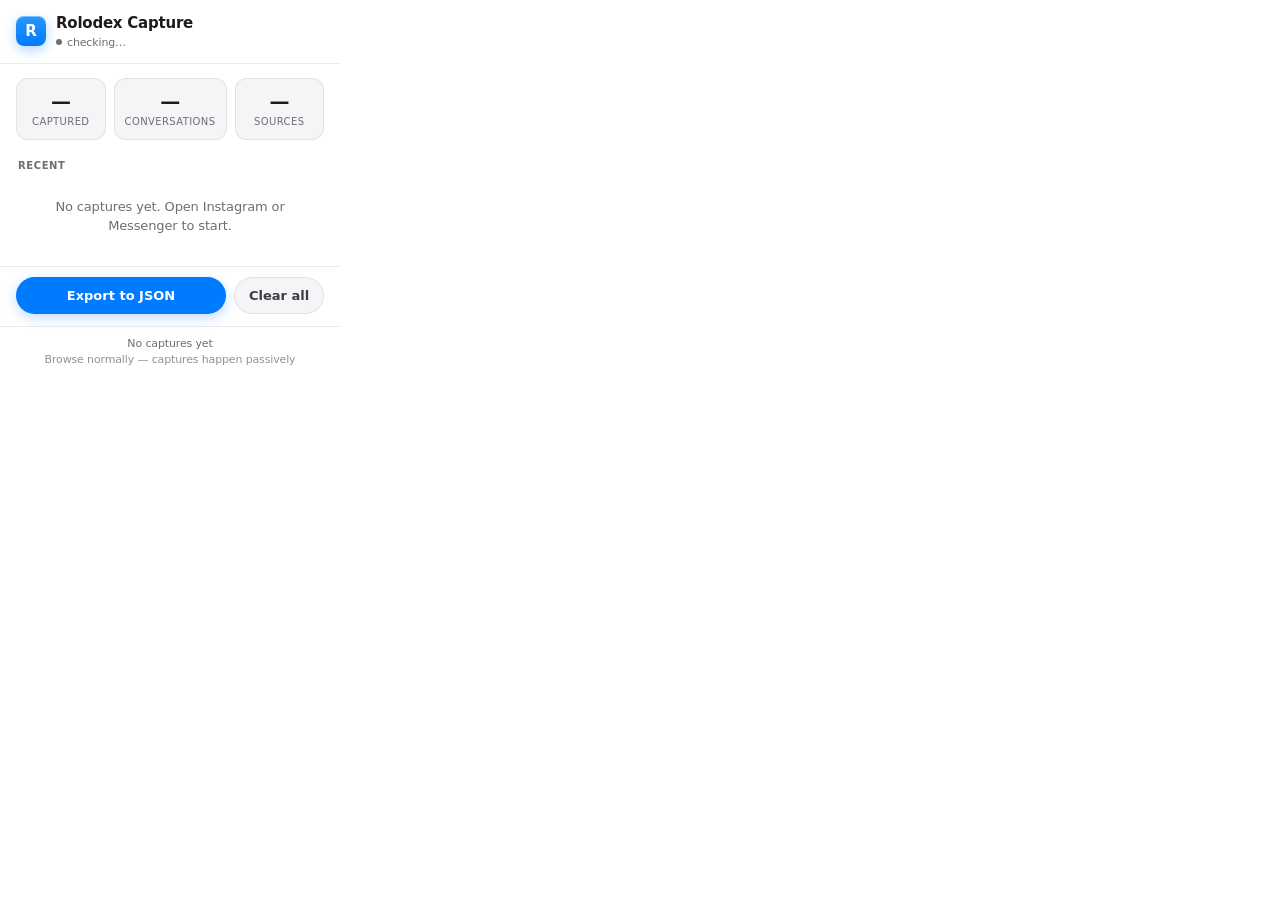
<file: extension/popup.html>
<!DOCTYPE html>
<html>
<head>
  <meta charset="UTF-8">
  <title>Rolodex Capture</title>
  <link rel="stylesheet" href="popup.css">
</head>
<body>
  <header class="hd">
    <div class="hd-mark">R</div>
    <div class="hd-title">
      <div class="hd-name">Rolodex Capture</div>
      <div class="hd-status" id="hd-status">checking…</div>
    </div>
  </header>

  <section class="stats">
    <div class="stat">
      <div class="stat-num" id="stat-total">—</div>
      <div class="stat-label">Captured</div>
    </div>
    <div class="stat">
      <div class="stat-num" id="stat-conversations">—</div>
      <div class="stat-label">Conversations</div>
    </div>
    <div class="stat">
      <div class="stat-num" id="stat-platforms">—</div>
      <div class="stat-label">Sources</div>
    </div>
  </section>

  <section class="recent">
    <div class="section-title">Recent</div>
    <div class="recent-list" id="recent-list">
      <div class="empty">No captures yet. Open Instagram or Messenger to start.</div>
    </div>
  </section>

  <section class="actions">
    <button class="btn btn-primary" id="btn-export">
      Export to JSON
    </button>
    <button class="btn btn-secondary" id="btn-clear">
      Clear all
    </button>
  </section>

  <footer class="ft">
    <div id="ft-last">No captures yet</div>
    <div class="ft-hint">Browse normally — captures happen passively</div>
  </footer>

  <script src="popup.js"></script>
</body>
</html>
</file>
<file: extension/popup.css>
:root {
  --imsg-blue: #007AFF;
  --imsg-blue-grad: linear-gradient(180deg, #2997FF 0%, #007AFF 100%);
  --bg: #fff;
  --bg-2: #f5f5f7;
  --bg-3: #fafafa;
  --label: #1c1c1e;
  --label-2: #3c3c43;
  --label-3: #6e6e73;
  --separator: rgba(60,60,67,0.10);
  --green: #34C759;
  --red: #FF3B30;
  --orange: #FF9500;
  --radius-md: 12px;
  --radius-lg: 16px;
  --radius-pill: 980px;
  --shadow-sm: 0 1px 2px rgba(0,0,0,0.04);
  --shadow-md: 0 4px 16px rgba(0,0,0,0.06);
  --ease: cubic-bezier(0.22, 1, 0.36, 1);
}

@media (prefers-color-scheme: dark) {
  :root {
    --bg: #1c1c1e;
    --bg-2: #2c2c2e;
    --bg-3: #242426;
    --label: #ffffff;
    --label-2: rgba(235,235,245,0.78);
    --label-3: rgba(235,235,245,0.55);
    --separator: rgba(255,255,255,0.10);
  }
}

* { box-sizing: border-box; margin: 0; padding: 0; }

body {
  font-family: -apple-system, BlinkMacSystemFont, "SF Pro Display", "SF Pro Text", system-ui, sans-serif;
  width: 340px;
  background: var(--bg);
  color: var(--label);
  font-size: 14px;
  letter-spacing: -0.01em;
  -webkit-font-smoothing: antialiased;
}

button {
  font-family: inherit;
  cursor: pointer;
  border: none;
}

.hd {
  display: flex;
  align-items: center;
  gap: 10px;
  padding: 14px 16px;
  border-bottom: 1px solid var(--separator);
}

.hd-mark {
  width: 30px; height: 30px;
  border-radius: 8px;
  background: var(--imsg-blue-grad);
  display: grid; place-items: center;
  color: white;
  font-weight: 700;
  font-size: 15px;
  box-shadow: inset 0 1px 0 rgba(255,255,255,0.4), 0 4px 12px rgba(0,122,255,0.3);
}

.hd-name {
  font-size: 15px;
  font-weight: 600;
  letter-spacing: -0.015em;
}

.hd-status {
  font-size: 11px;
  color: var(--label-3);
  margin-top: 1px;
  display: inline-flex;
  align-items: center;
  gap: 5px;
}

.hd-status::before {
  content: "";
  width: 6px; height: 6px;
  border-radius: 50%;
  background: var(--label-3);
}
.hd-status.active::before { background: var(--green); box-shadow: 0 0 6px var(--green); }
.hd-status.inactive::before { background: var(--orange); }

.stats {
  display: grid;
  grid-template-columns: repeat(3, 1fr);
  gap: 8px;
  padding: 14px 16px;
}

.stat {
  background: var(--bg-2);
  border-radius: var(--radius-md);
  padding: 12px 10px;
  text-align: center;
  border: 1px solid var(--separator);
}

.stat-num {
  font-size: 20px;
  font-weight: 700;
  letter-spacing: -0.025em;
  line-height: 1;
}

.stat-label {
  font-size: 10px;
  color: var(--label-3);
  margin-top: 5px;
  font-weight: 500;
  text-transform: uppercase;
  letter-spacing: 0.04em;
}

.recent {
  padding: 6px 16px 12px;
}

.section-title {
  font-size: 10px;
  font-weight: 700;
  color: var(--label-3);
  text-transform: uppercase;
  letter-spacing: 0.06em;
  margin-bottom: 8px;
  padding-left: 2px;
}

.recent-list {
  display: flex;
  flex-direction: column;
  gap: 6px;
  max-height: 220px;
  overflow-y: auto;
}

.recent-list::-webkit-scrollbar { width: 6px; }
.recent-list::-webkit-scrollbar-thumb {
  background: var(--separator);
  border-radius: 999px;
}

.empty {
  font-size: 13px;
  color: var(--label-3);
  padding: 18px 4px;
  text-align: center;
  line-height: 1.5;
}

.conv {
  display: flex;
  align-items: center;
  gap: 10px;
  padding: 8px 10px;
  background: var(--bg-3);
  border-radius: 10px;
  border: 1px solid var(--separator);
}

.conv-avatar {
  width: 28px; height: 28px;
  border-radius: 50%;
  background: var(--imsg-blue-grad);
  display: grid; place-items: center;
  color: white;
  font-size: 12px;
  font-weight: 600;
  flex-shrink: 0;
}

.conv-avatar.fb { background: linear-gradient(180deg, #2997FF, #0084FF); }
.conv-avatar.ig { background: linear-gradient(135deg, #FCAF45, #E1306C 50%, #833AB4); }

.conv-info { flex: 1; min-width: 0; }
.conv-name {
  font-size: 13px;
  font-weight: 500;
  letter-spacing: -0.01em;
  overflow: hidden;
  text-overflow: ellipsis;
  white-space: nowrap;
}
.conv-meta {
  font-size: 11px;
  color: var(--label-3);
  margin-top: 1px;
}

.actions {
  padding: 10px 16px 12px;
  display: flex;
  gap: 8px;
  border-top: 1px solid var(--separator);
}

.btn {
  flex: 1;
  padding: 10px;
  border-radius: var(--radius-pill);
  font-size: 13px;
  font-weight: 600;
  transition: all 0.15s var(--ease);
}

.btn-primary {
  background: var(--imsg-blue);
  color: white;
  box-shadow: 0 4px 12px rgba(0,122,255,0.25);
}
.btn-primary:hover { transform: translateY(-1px); }
.btn-primary:active { transform: scale(0.98); }

.btn-secondary {
  background: var(--bg-2);
  color: var(--label-2);
  border: 1px solid var(--separator);
  flex: 0 0 90px;
}
.btn-secondary:hover { background: var(--bg-3); color: var(--red); }

.ft {
  padding: 10px 16px 14px;
  border-top: 1px solid var(--separator);
  font-size: 11px;
  color: var(--label-3);
  text-align: center;
}
.ft-hint { margin-top: 3px; opacity: 0.75; }
</file>
